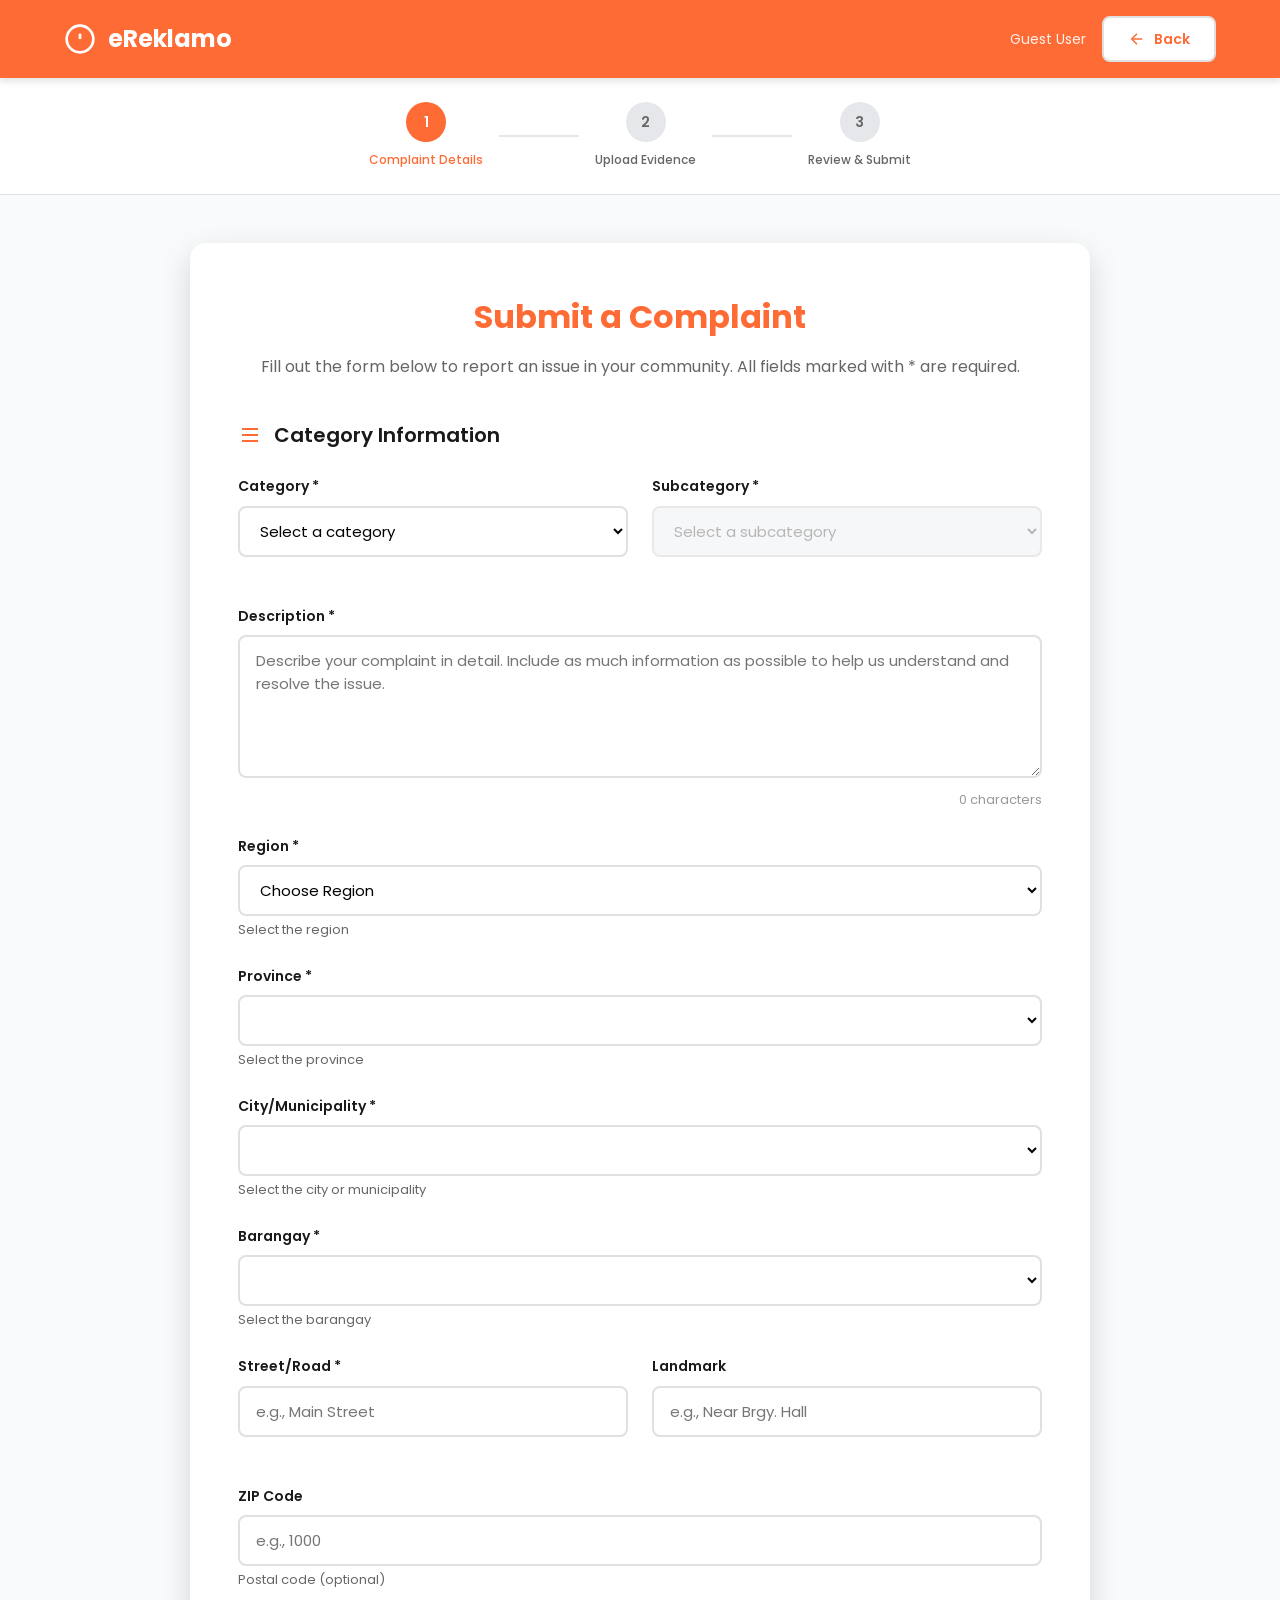
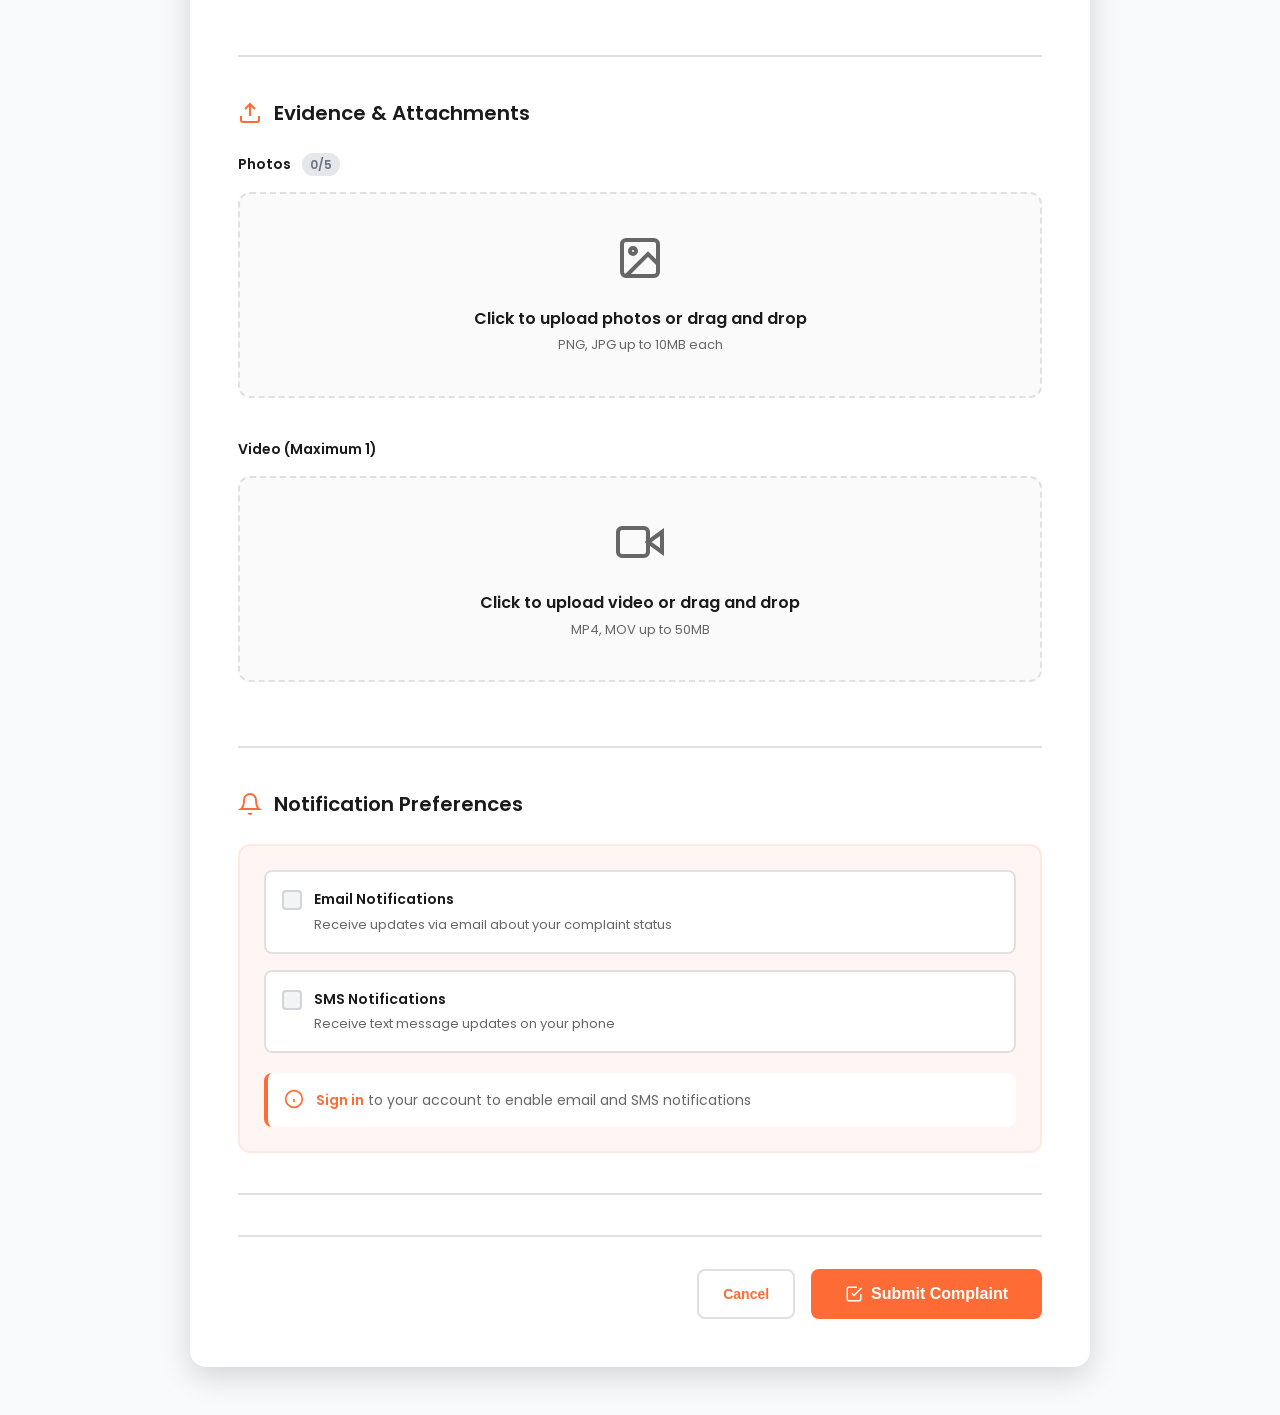
<file: index.html>
<!DOCTYPE html>
<html lang="en">
<head>
    <meta charset="UTF-8">
    <meta name="viewport" content="width=device-width, initial-scale=1.0">
    <!-- JQuery for Address Selector -->
    <script src="https://ajax.googleapis.com/ajax/libs/jquery/3.5.1/jquery.min.js"></script>

    <title>Submit Complaint - eReklamo</title>
    <link rel="stylesheet" href="index.css">
    <link href="https://fonts.googleapis.com/css2?family=Inter:wght@400;500;600;700&display=swap" rel="stylesheet">
</head>
<body>
    <!-- Header -->
    <header class="header">
        <div class="container">
            <div class="header-content">
                <div class="logo">
                    <svg class="logo-icon" viewBox="0 0 24 24" fill="none" stroke="currentColor">
                        <circle cx="12" cy="12" r="10"></circle>
                        <line x1="12" y1="8" x2="12" y2="12"></line>
                        <line x1="12" y1="16" x2="12.01" y2="16"></line>
                    </svg>
                    <h1 class="logo-text">eReklamo</h1>
                </div>
                <div class="header-right">
                    <span class="user-status" id="userStatus">Guest User</span>
                    <a href="landing_page.html" class="btn btn-outline">
                        <svg class="btn-icon" viewBox="0 0 24 24" fill="none" stroke="currentColor">
                            <line x1="19" y1="12" x2="5" y2="12"></line>
                            <polyline points="12 19 5 12 12 5"></polyline>
                        </svg>
                        Back
                    </a>
                </div>
            </div>
        </div>
    </header>

    <!-- Progress Indicator -->
    <div class="progress-container">
        <div class="container">
            <div class="progress-steps">
                <div class="progress-step active">
                    <div class="step-circle">1</div>
                    <span class="step-label">Complaint Details</span>
                </div>
                <div class="progress-line"></div>
                <div class="progress-step">
                    <div class="step-circle">2</div>
                    <span class="step-label">Upload Evidence</span>
                </div>
                <div class="progress-line"></div>
                <div class="progress-step">
                    <div class="step-circle">3</div>
                    <span class="step-label">Review & Submit</span>
                </div>
            </div>
        </div>
    </div>

    <!-- Main Form Section -->
    <main class="main-content">
        <div class="container">
            <div class="form-wrapper">
                <div class="form-header">
                    <h2 class="form-title">Submit a Complaint</h2>
                    <p class="form-description">Fill out the form below to report an issue in your community. All fields marked with * are required.</p>
                </div>

                <form id="complaintForm" class="complaint-form">
                    <!-- Category Section -->
                    <div class="form-section">
                        <h3 class="section-title">
                            <svg class="section-icon" viewBox="0 0 24 24" fill="none" stroke="currentColor">
                                <path d="M4 6h16M4 12h16M4 18h16"></path>
                            </svg>
                            Category Information
                        </h3>

                        <div class="form-row">
                            <div class="form-group">
                                <label for="category">Category *</label>
                                <select id="category" name="category" required>
                                    <option value="">Select a category</option>
                                    <option value="infrastructure">Infrastructure</option>
                                    <option value="environment">Environment</option>
                                    <option value="peace_and_order">Peace and Order</option>
                                    <option value="health_and_sanitation">Health and Sanitation</option>
                                    <option value="public_safety">Public Safety</option>
                                    <option value="traffic_and_transportation">Traffic and Transportation</option>
                                    <option value="others">Others</option>
                                </select>
                            </div>

                            <div class="form-group">
                                <label for="subcategory">Subcategory *</label>
                                <select id="subcategory" name="subcategory" required disabled>
                                    <option value="">Select a subcategory</option>
                                </select>
                            </div>
                        </div>

                        <div class="form-group" id="otherCategoryGroup" style="display: none;">
                            <label for="otherCategory">Please specify your complaint *</label>
                            <input 
                                type="text" 
                                id="otherCategory" 
                                name="otherCategory" 
                                placeholder="Please describe your concern in brief"
                            >
                            <p class="field-hint">This field is required when "Others" category is selected</p>
                        </div>

                        <div class="form-group">
                            <label for="description">Description *</label>
                            <textarea 
                                id="description" 
                                name="description" 
                                rows="5" 
                                placeholder="Describe your complaint in detail. Include as much information as possible to help us understand and resolve the issue."
                                required
                            ></textarea>
                            <div class="char-counter">
                                <span id="charCount">0</span> characters
                            </div>
                        </div>

                        <!-- Dynamic Location Dropdowns - Implement cascading logic with Fetch API -->
                        <div class="form-group">
                            <label for="region">Region *</label>
                            <select id="region" name="region" required></select>
                            <p class="field-hint">Select the region</p>
                        </div>

                        <div class="form-group">
                            <label for="province">Province *</label>
                            <select id="province" name="province" required ></select>
                            <p class="field-hint">Select the province</p>
                        </div>

                        <div class="form-group">
                            <label for="city">City/Municipality *</label>
                            <select id="city" name="city" required ></select>
                            <p class="field-hint">Select the city or municipality</p>
                        </div>

                        <div class="form-group">
                            <label for="barangay">Barangay *</label>
                            <select id="barangay" name="barangay" required ></select>
                            <p class="field-hint">Select the barangay</p>
                        </div>

                        <div class="form-row">
                            <div class="form-group">
                                <label for="street">Street/Road *</label>
                                <input 
                                    type="text" 
                                    id="street" 
                                    name="street" 
                                    placeholder="e.g., Main Street"
                                    required
                                >
                            </div>
                            <div class="form-group">
                                <label for="landmark">Landmark</label>
                                <input 
                                    type="text" 
                                    id="landmark" 
                                    name="landmark" 
                                    placeholder="e.g., Near Brgy. Hall"
                                >
                            </div>
                        </div>

                        <div class="form-group">
                            <label for="zipCode">ZIP Code</label>
                            <input 
                                type="text" 
                                id="zipCode" 
                                name="zipCode" 
                                placeholder="e.g., 1000"
                                maxlength="4"
                            >
                            <p class="field-hint">Postal code (optional)</p>
                        </div>
                    </div>

                    <!-- Script for Address Selector -->
                    <script src="ph-address-selector.js"></script>

                    <!-- Upload Section -->
                    <div class="form-section">
                        <h3 class="section-title">
                            <svg class="section-icon" viewBox="0 0 24 24" fill="none" stroke="currentColor">
                                <path d="M21 15v4a2 2 0 0 1-2 2H5a2 2 0 0 1-2-2v-4"></path>
                                <polyline points="17 8 12 3 7 8"></polyline>
                                <line x1="12" y1="3" x2="12" y2="15"></line>
                            </svg>
                            Evidence & Attachments
                        </h3>

                        <div class="form-group">
                            <div class="upload-header">
                                <label>
                                    Photos 
                                    <span id="photoCount" class="upload-count">0/5</span>
                                </label>
                                <button type="button" id="clearAllPhotos" class="clear-all-btn" onclick="clearAllPhotos()" style="display: none;" title="Remove all photos">
                                    <svg viewBox="0 0 24 24" fill="none" stroke="currentColor" class="clear-icon">
                                        <polyline points="3 6 5 6 21 6"></polyline>
                                        <path d="M19 6v14a2 2 0 0 1-2 2H7a2 2 0 0 1-2-2V6m3 0V4a2 2 0 0 1 2-2h4a2 2 0 0 1 2 2v2"></path>
                                    </svg>
                                    Clear All
                                </button>
                            </div>
                            <div class="upload-area" id="photoUpload">
                                <svg class="upload-icon" viewBox="0 0 24 24" fill="none" stroke="currentColor">
                                    <rect x="3" y="3" width="18" height="18" rx="2" ry="2"></rect>
                                    <circle cx="8.5" cy="8.5" r="1.5"></circle>
                                    <polyline points="21 15 16 10 5 21"></polyline>
                                </svg>
                                <p class="upload-text">Click to upload photos or drag and drop</p>
                                <p class="upload-hint">PNG, JPG up to 10MB each</p>
                                <input type="file" id="photoInput" accept="image/*" multiple hidden>
                            </div>
                            <div id="photoPreview" class="preview-grid"></div>
                            <p class="upload-info" id="photoInfo" style="display: none;">
                                <svg viewBox="0 0 24 24" fill="none" stroke="currentColor" class="info-icon">
                                    <circle cx="12" cy="12" r="10"></circle>
                                    <line x1="12" y1="16" x2="12" y2="12"></line>
                                    <line x1="12" y1="8" x2="12.01" y2="8"></line>
                                </svg>
                                Click the × button on each photo to remove it
                            </p>
                        </div>

                        <div class="form-group">
                            <div class="upload-header">
                                <label>Video (Maximum 1)</label>
                                <button type="button" id="clearAllAttachments" class="clear-all-btn clear-all-attachments" onclick="clearAllAttachments()" style="display: none;" title="Remove all attachments">
                                    <svg viewBox="0 0 24 24" fill="none" stroke="currentColor" class="clear-icon">
                                        <polyline points="3 6 5 6 21 6"></polyline>
                                        <path d="M19 6v14a2 2 0 0 1-2 2H7a2 2 0 0 1-2-2V6m3 0V4a2 2 0 0 1 2-2h4a2 2 0 0 1 2 2v2"></path>
                                    </svg>
                                    Clear All Attachments
                                </button>
                            </div>
                            <div class="upload-area" id="videoUpload">
                                <svg class="upload-icon" viewBox="0 0 24 24" fill="none" stroke="currentColor">
                                    <polygon points="23 7 16 12 23 17 23 7"></polygon>
                                    <rect x="1" y="5" width="15" height="14" rx="2" ry="2"></rect>
                                </svg>
                                <p class="upload-text">Click to upload video or drag and drop</p>
                                <p class="upload-hint">MP4, MOV up to 50MB</p>
                                <input type="file" id="videoInput" accept="video/*" hidden>
                            </div>
                            <div id="videoPreview"></div>
                        </div>
                    </div>

                    <!-- Notification Preferences -->
                    <div class="form-section">
                        <h3 class="section-title">
                            <svg class="section-icon" viewBox="0 0 24 24" fill="none" stroke="currentColor">
                                <path d="M18 8A6 6 0 0 0 6 8c0 7-3 9-3 9h18s-3-2-3-9"></path>
                                <path d="M13.73 21a2 2 0 0 1-3.46 0"></path>
                            </svg>
                            Notification Preferences
                        </h3>

                        <div class="notification-card" id="notificationSection">
                            <div class="checkbox-group">
                                <label class="checkbox-label">
                                    <input type="checkbox" id="emailUpdates" name="emailUpdates" disabled>
                                    <span class="checkbox-custom"></span>
                                    <span class="checkbox-text">
                                        <strong>Email Notifications</strong>
                                        <small>Receive updates via email about your complaint status</small>
                                    </span>
                                </label>

                                <label class="checkbox-label">
                                    <input type="checkbox" id="smsUpdates" name="smsUpdates" disabled>
                                    <span class="checkbox-custom"></span>
                                    <span class="checkbox-text">
                                        <strong>SMS Notifications</strong>
                                        <small>Receive text message updates on your phone</small>
                                    </span>
                                </label>
                            </div>

                            <div class="notification-notice">
                                <svg class="notice-icon" viewBox="0 0 24 24" fill="none" stroke="currentColor">
                                    <circle cx="12" cy="12" r="10"></circle>
                                    <line x1="12" y1="16" x2="12" y2="12"></line>
                                    <line x1="12" y1="8" x2="12.01" y2="8"></line>
                                </svg>
                                <p>
                                    <a href="sign_in.html" class="link">Sign in</a> to your account to enable email and SMS notifications
                                </p>
                            </div>
                        </div>
                    </div>

                    <!-- Submit Button -->
                    <div class="form-actions">
                        <button type="button" class="btn btn-outline" onclick="window.location.href='landing_page.html'">
                            Cancel
                        </button>
                        <button type="submit" class="btn btn-primary btn-large" onclick="window.location.href='tracking_page.html'">
                            <svg class="btn-icon" viewBox="0 0 24 24" fill="none" stroke="currentColor">
                                <polyline points="9 11 12 14 22 4"></polyline>
                                <path d="M21 12v7a2 2 0 0 1-2 2H5a2 2 0 0 1-2-2V5a2 2 0 0 1 2-2h11"></path>
                            </svg>
                            Submit Complaint
                        </button>
                    </div>
                </form>
            </div>
        </div>
    </main>

    <script src="index.js"></script>
</body>
</html>
</file>
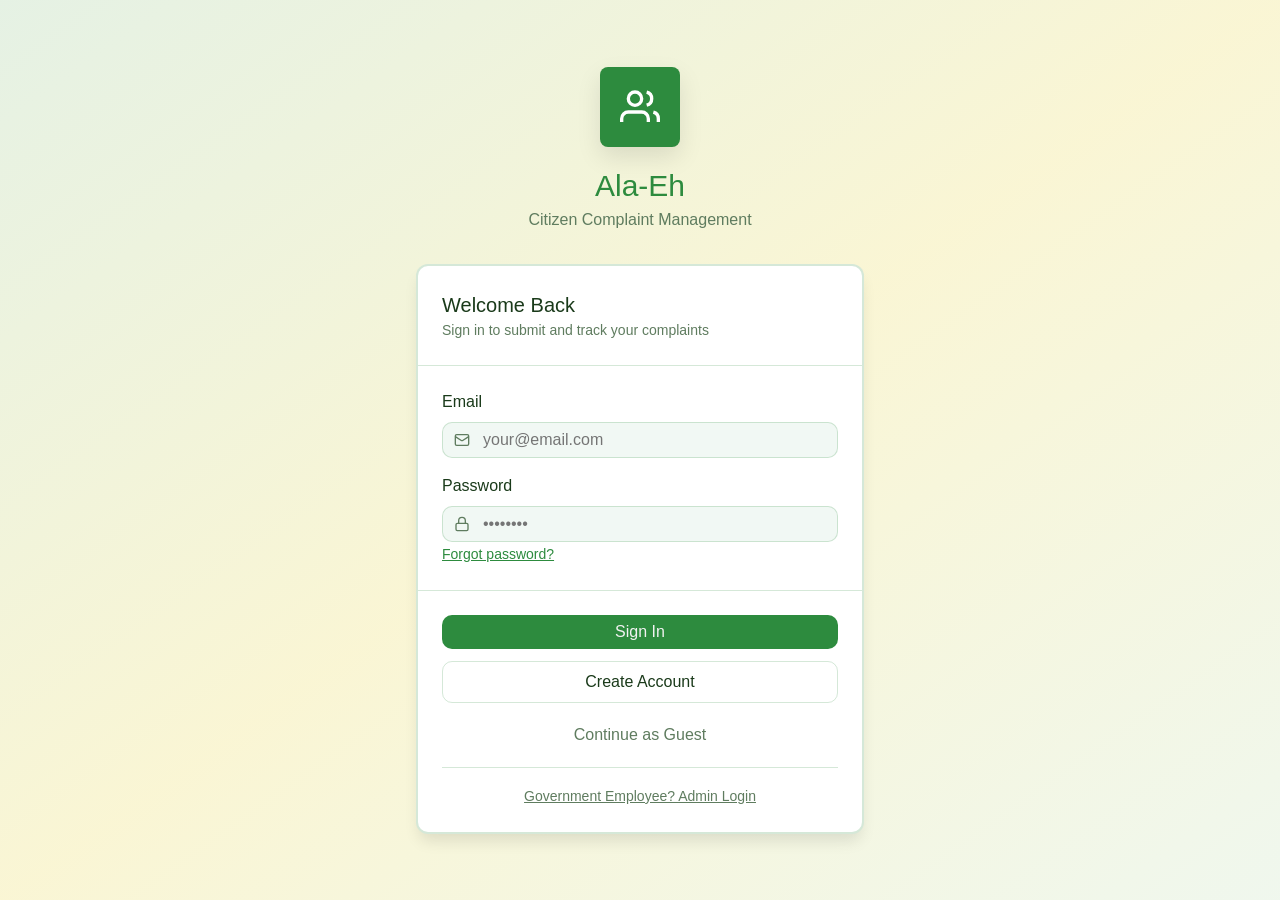
<file: archive/index.html>
<!DOCTYPE html>
<html lang="en">
<head>
    <meta charset="UTF-8">
    <meta name="viewport" content="width=device-width, initial-scale=1.0">
    <title>Ala-Eh - Resident Login</title>
    <link rel="stylesheet" href="styles.css">
</head>
<body>
    <div class="min-h-screen bg-gradient flex items-center justify-center" style="padding: 1rem;">
        <div style="width: 100%; max-width: 28rem;">
            <!-- Logo and Title -->
            <div class="text-center mb-8">
                <div class="logo" style="width: 5rem; height: 5rem; display: inline-flex; margin-bottom: 1rem; box-shadow: 0 10px 25px rgba(0,0,0,0.1);">
                    <svg width="40" height="40" viewBox="0 0 24 24" fill="none" stroke="currentColor" stroke-width="2">
                        <path d="M17 21v-2a4 4 0 0 0-4-4H5a4 4 0 0 0-4 4v2"></path>
                        <circle cx="9" cy="7" r="4"></circle>
                        <path d="M23 21v-2a4 4 0 0 0-3-3.87"></path>
                        <path d="M16 3.13a4 4 0 0 1 0 7.75"></path>
                    </svg>
                </div>
                <h1 style="color: var(--primary);">Ala-Eh</h1>
                <p class="text-muted">Citizen Complaint Management</p>
            </div>

            <!-- Login Card -->
            <div class="card">
                <div class="card-header">
                    <div class="card-title">Welcome Back</div>
                    <div class="card-description">Sign in to submit and track your complaints</div>
                </div>
                <!-- <form action="resident-dashboard.html" method="post"> -->
                    <div class="card-content space-y-4">
                        <div class="space-y-2">
                            <label class="label" for="email">Email</label>
                            <div class="input-icon">
                                <svg width="16" height="16" viewBox="0 0 24 24" fill="none" stroke="currentColor" stroke-width="2">
                                    <rect x="2" y="4" width="20" height="16" rx="2"></rect>
                                    <path d="m22 7-8.97 5.7a1.94 1.94 0 0 1-2.06 0L2 7"></path>
                                </svg>
                                <input class="input" id="email" type="email" name="email" placeholder="your@email.com" required>
                            </div>
                        </div>
                        <div class="space-y-2">
                            <label class="label" for="password">Password</label>
                            <div class="input-icon">
                                <svg width="16" height="16" viewBox="0 0 24 24" fill="none" stroke="currentColor" stroke-width="2">
                                    <rect x="3" y="11" width="18" height="11" rx="2" ry="2"></rect>
                                    <path d="M7 11V7a5 5 0 0 1 10 0v4"></path>
                                </svg>
                                <input class="input" id="password" type="password" name="password" placeholder="••••••••" required>
                            </div>
                        </div>
                        <a href="#" class="text-sm text-primary" style="text-decoration: underline;">Forgot password?</a>
                    </div>
                    <div class="card-footer space-y-3">
                        <button type="submit" class="btn btn-primary btn-full"><a href="resident-dashboard.html" class="links-white">Sign In</a></button>
                        <a href="account-creation.html" class="btn btn-outline btn-full">Create Account</a>
                        <a href="resident-dashboard.html?guest=true" class="btn btn-ghost btn-full text-muted">Continue as Guest</a>
                        <div style="padding-top: 1rem; border-top: 1px solid var(--border); text-align: center;">
                            <a href="admin-login.html" class="text-sm text-muted">
                                Government Employee? <span style="text-decoration: underline;">Admin Login</span>
                            </a>
                        </div>
                    </div>
                <!-- </form> -->
            </div>
        </div>
    </div>
</body>
</html>
</file>
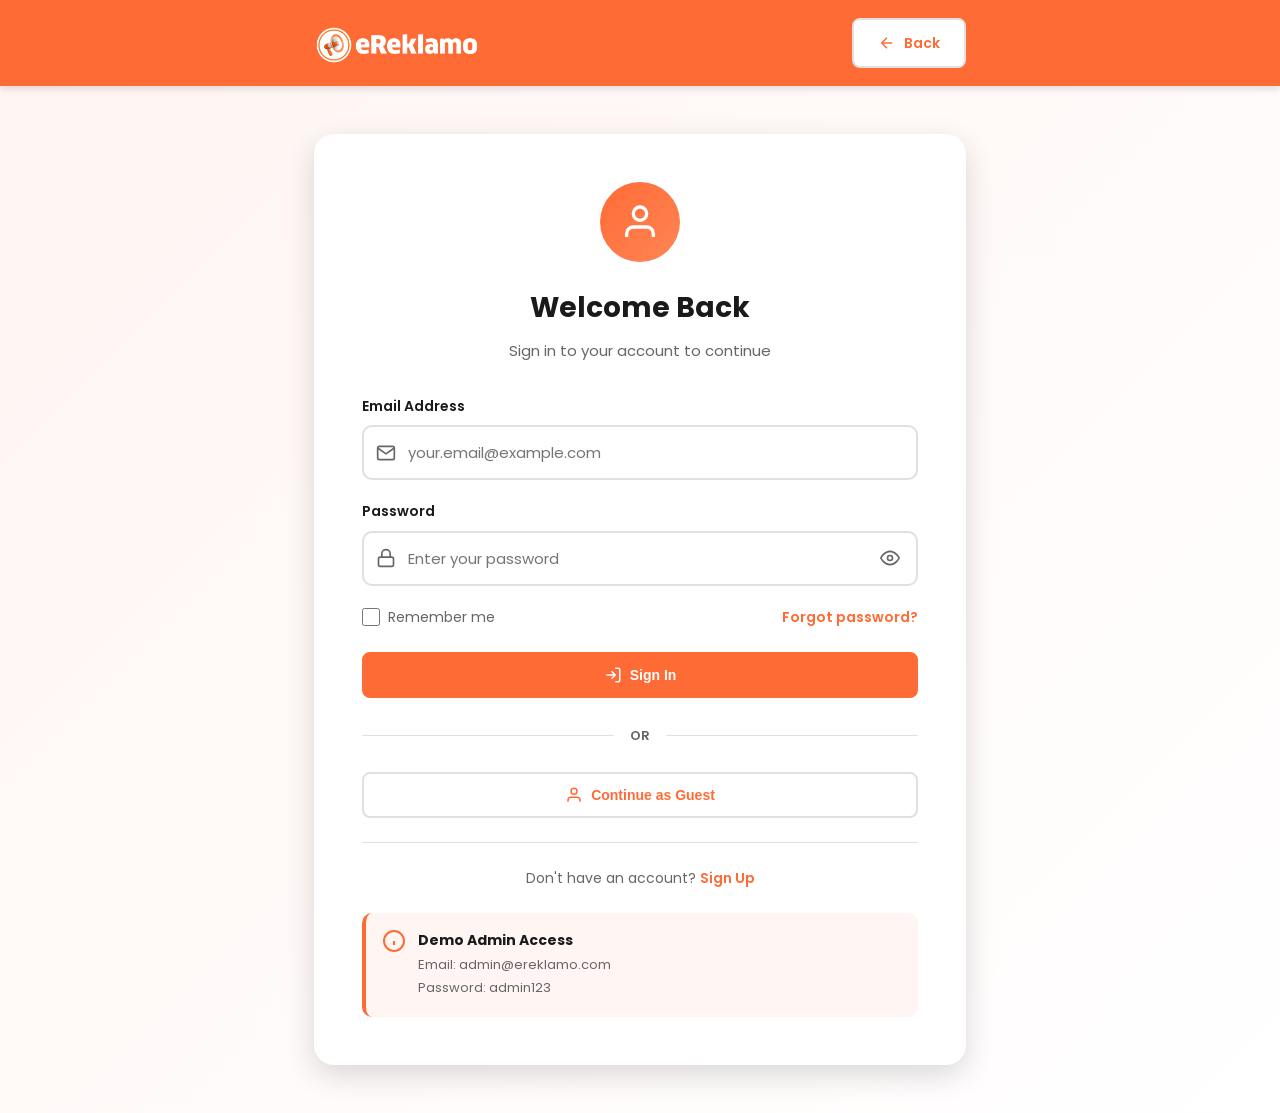
<file: sign_in.html>
<!DOCTYPE html>
<html lang="en">
<head>
    <meta charset="UTF-8">
    <meta name="viewport" content="width=device-width, initial-scale=1.0">
    <title>Sign In - eReklamo</title>
    <link rel="stylesheet" href="sign_in.css">
    <link rel="icon" type="image/png" href="logos/eReklamo_Icon.png">
    <link href="https://fonts.googleapis.com/css2?family=Inter:wght@400;500;600;700&display=swap" rel="stylesheet">
</head>
<body>
    <!-- Header -->
    <header class="header">
        <div class="container">
            <div class="header-content">
                <div class="logo">
                    <img class="ereklamo-logo" src="logos/eReklamo_White.png" />
                </div>
                <a href="landing_page.html" class="btn btn-outline">
                    <svg class="btn-icon" viewBox="0 0 24 24" fill="none" stroke="currentColor">
                        <line x1="19" y1="12" x2="5" y2="12"></line>
                        <polyline points="12 19 5 12 12 5"></polyline>
                    </svg>
                    Back
                </a>
            </div>
        </div>
    </header>

    <!-- Main Content -->
    <main class="main-content">
        <div class="container">
            <div class="auth-wrapper">
                <div class="auth-card">
                    <div class="auth-header">
                        <div class="auth-icon">
                            <svg viewBox="0 0 24 24" fill="none" stroke="currentColor">
                                <path d="M20 21v-2a4 4 0 0 0-4-4H8a4 4 0 0 0-4 4v2"></path>
                                <circle cx="12" cy="7" r="4"></circle>
                            </svg>
                        </div>
                        <h2 class="auth-title">Welcome Back</h2>
                        <p class="auth-description">Sign in to your account to continue</p>
                    </div>

                    <form id="signInForm" class="auth-form">
                        <div class="form-group">
                            <label for="email">Email Address</label>
                            <div class="input-wrapper">
                                <svg class="input-icon" viewBox="0 0 24 24" fill="none" stroke="currentColor">
                                    <path d="M4 4h16c1.1 0 2 .9 2 2v12c0 1.1-.9 2-2 2H4c-1.1 0-2-.9-2-2V6c0-1.1.9-2 2-2z"></path>
                                    <polyline points="22,6 12,13 2,6"></polyline>
                                </svg>
                                <input 
                                    type="email" 
                                    id="email" 
                                    name="email" 
                                    placeholder="your.email@example.com"
                                    required
                                >
                            </div>
                        </div>

                        <div class="form-group">
                            <label for="password">Password</label>
                            <div class="input-wrapper">
                                <svg class="input-icon" viewBox="0 0 24 24" fill="none" stroke="currentColor">
                                    <rect x="3" y="11" width="18" height="11" rx="2" ry="2"></rect>
                                    <path d="M7 11V7a5 5 0 0 1 10 0v4"></path>
                                </svg>
                                <input 
                                    type="password" 
                                    id="password" 
                                    name="password" 
                                    placeholder="Enter your password"
                                    required
                                >
                                <button type="button" class="password-toggle" onclick="togglePassword()">
                                    <svg id="eyeIcon" viewBox="0 0 24 24" fill="none" stroke="currentColor">
                                        <path d="M1 12s4-8 11-8 11 8 11 8-4 8-11 8-11-8-11-8z"></path>
                                        <circle cx="12" cy="12" r="3"></circle>
                                    </svg>
                                </button>
                            </div>
                        </div>

                        <div class="form-options">
                            <label class="remember-me">
                                <input type="checkbox" id="remember">
                                <span>Remember me</span>
                            </label>
                            <a href="#" class="forgot-password">Forgot password?</a>
                        </div>

                        <button type="submit" class="btn btn-primary btn-full">
                            <svg class="btn-icon" viewBox="0 0 24 24" fill="none" stroke="currentColor">
                                <path d="M15 3h4a2 2 0 0 1 2 2v14a2 2 0 0 1-2 2h-4"></path>
                                <polyline points="10 17 15 12 10 7"></polyline>
                                <line x1="15" y1="12" x2="3" y2="12"></line>
                            </svg>
                            Sign In
                        </button>
                    </form>

                    <div class="auth-divider">
                        <span>OR</span>
                    </div>

                    <button type="button" class="btn btn-outline btn-full" onclick="window.location.href='index.html'">
                        <svg class="btn-icon" viewBox="0 0 24 24" fill="none" stroke="currentColor">
                            <path d="M20 21v-2a4 4 0 0 0-4-4H8a4 4 0 0 0-4 4v2"></path>
                            <circle cx="12" cy="7" r="4"></circle>
                        </svg>
                        Continue as Guest
                    </button>

                    <div class="auth-footer">
                        <p>Don't have an account? <a href="sign_up.html">Sign Up</a></p>
                    </div>

                    <div class="demo-credentials">
                        <svg class="demo-icon" viewBox="0 0 24 24" fill="none" stroke="currentColor">
                            <circle cx="12" cy="12" r="10"></circle>
                            <line x1="12" y1="16" x2="12" y2="12"></line>
                            <line x1="12" y1="8" x2="12.01" y2="8"></line>
                        </svg>
                        <div>
                            <strong>Demo Admin Access</strong>
                            <p>Email: admin@ereklamo.com</p>
                            <p>Password: admin123</p>
                        </div>
                    </div>
                </div>
            </div>
        </div>
    </main>

    <script src="sign_in.js"></script>
</body>
</html>
</file>
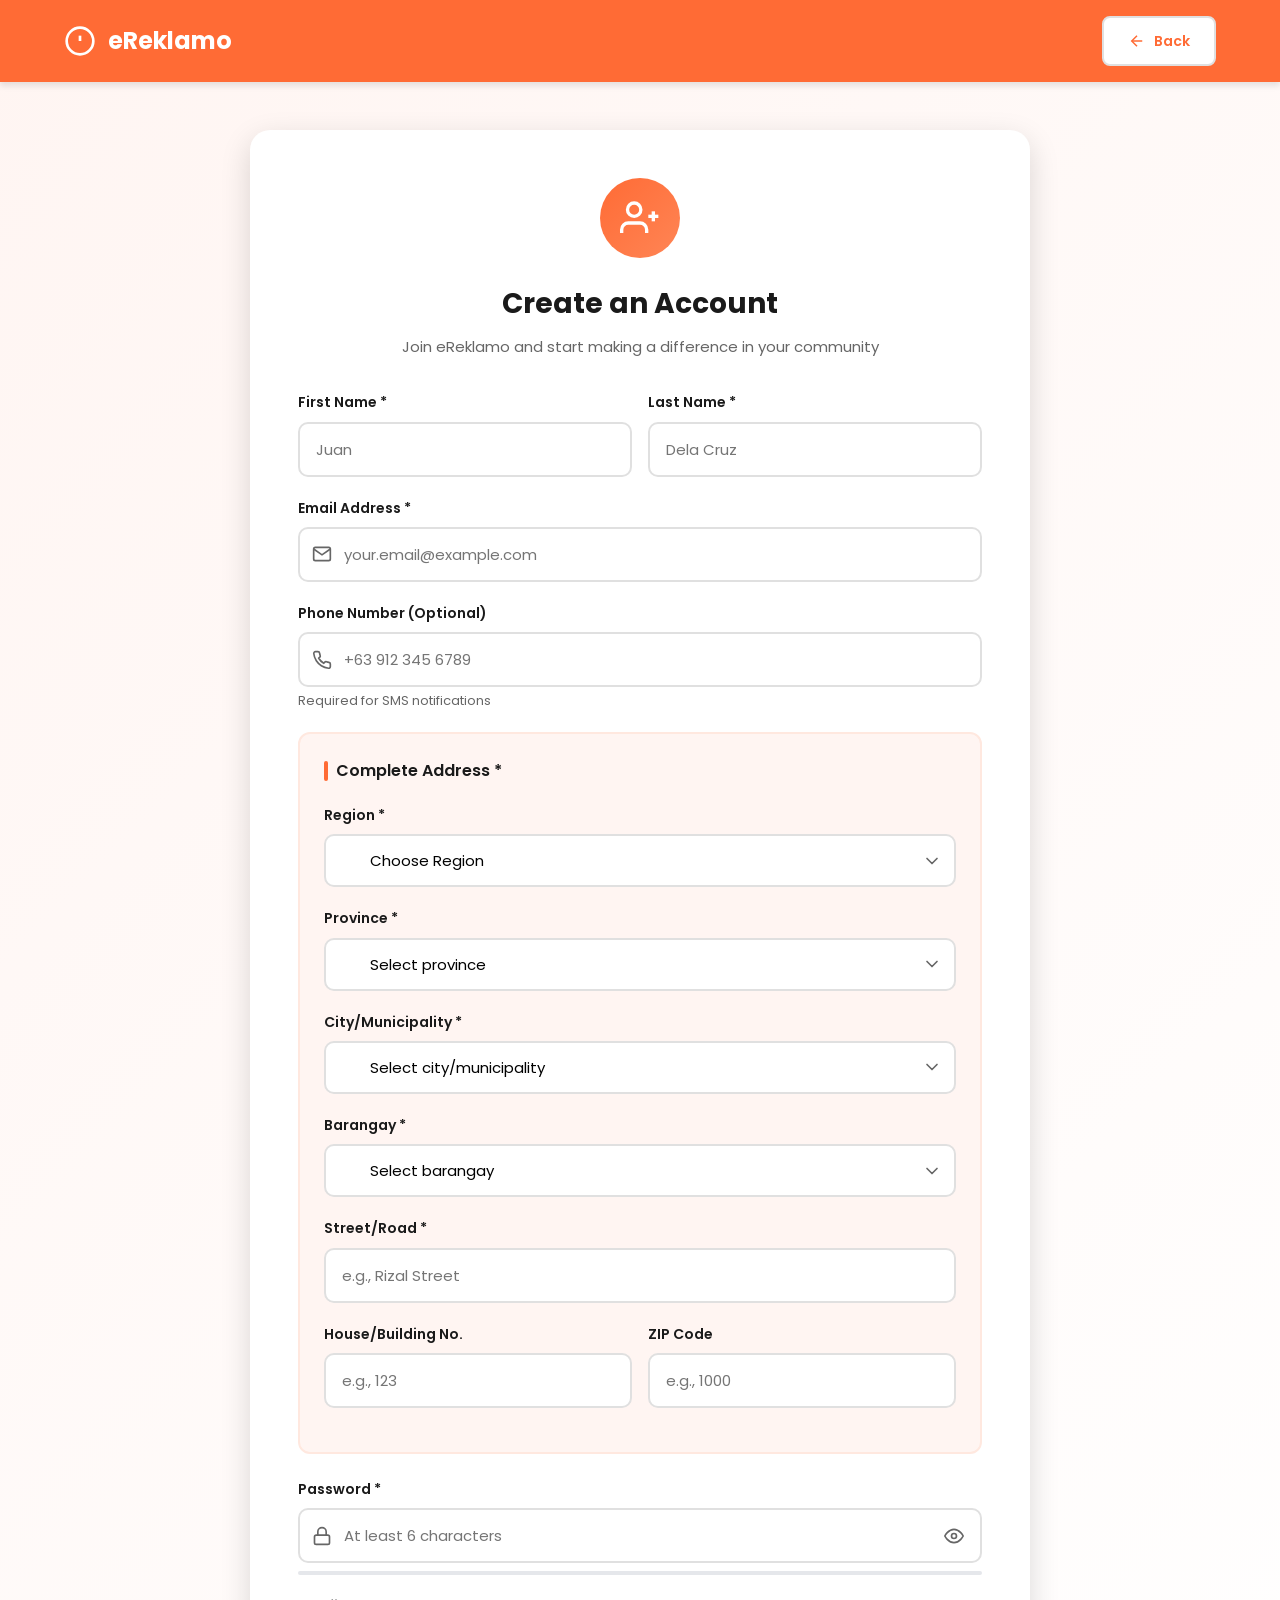
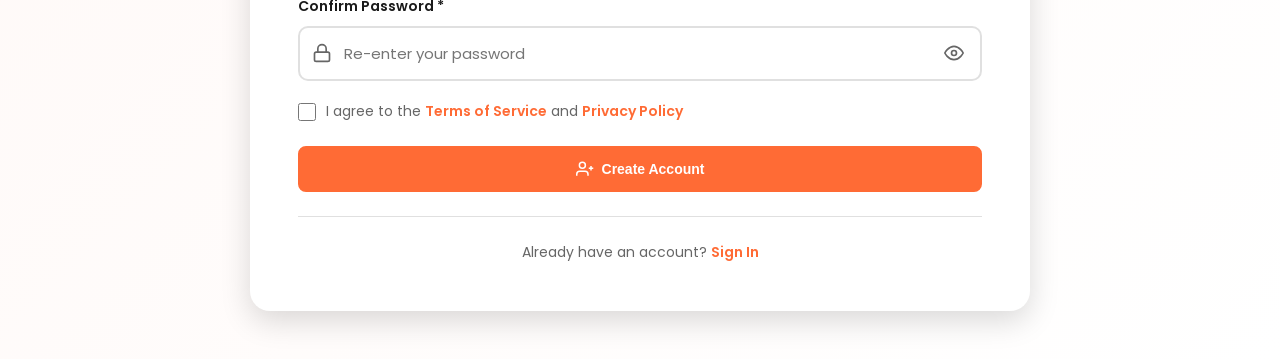
<file: sign_up.html>
<!DOCTYPE html>
<html lang="en">
<head>
    <meta charset="UTF-8">
    <meta name="viewport" content="width=device-width, initial-scale=1.0">
    <title>Sign Up - eReklamo</title>
    <link rel="stylesheet" href="sign_up.css">
    <link href="https://fonts.googleapis.com/css2?family=Inter:wght@400;500;600;700&display=swap" rel="stylesheet">
</head>
<body>
    <!-- Header -->
    <header class="header">
        <div class="container">
            <div class="header-content">
                <div class="logo">
                    <svg class="logo-icon" viewBox="0 0 24 24" fill="none" stroke="currentColor">
                        <circle cx="12" cy="12" r="10"></circle>
                        <line x1="12" y1="8" x2="12" y2="12"></line>
                        <line x1="12" y1="16" x2="12.01" y2="16"></line>
                    </svg>
                    <h1 class="logo-text">eReklamo</h1>
                </div>
                <a href="landing_page.html" class="btn btn-outline">
                    <svg class="btn-icon" viewBox="0 0 24 24" fill="none" stroke="currentColor">
                        <line x1="19" y1="12" x2="5" y2="12"></line>
                        <polyline points="12 19 5 12 12 5"></polyline>
                    </svg>
                    Back
                </a>
            </div>
        </div>
    </header>

    <!-- Main Content -->
    <main class="main-content">
        <div class="container">
            <div class="auth-wrapper">
                <div class="auth-card">
                    <div class="auth-header">
                        <div class="auth-icon">
                            <svg viewBox="0 0 24 24" fill="none" stroke="currentColor">
                                <path d="M16 21v-2a4 4 0 0 0-4-4H5a4 4 0 0 0-4 4v2"></path>
                                <circle cx="8.5" cy="7" r="4"></circle>
                                <line x1="20" y1="8" x2="20" y2="14"></line>
                                <line x1="23" y1="11" x2="17" y2="11"></line>
                            </svg>
                        </div>
                        <h2 class="auth-title">Create an Account</h2>
                        <p class="auth-description">Join eReklamo and start making a difference in your community</p>
                    </div>

                    <form id="signUpForm" class="auth-form">
                        <div class="form-row">
                            <div class="form-group">
                                <label for="firstName">First Name *</label>
                                <input 
                                    type="text" 
                                    id="firstName" 
                                    name="firstName" 
                                    placeholder="Juan"
                                    required
                                >
                            </div>

                            <div class="form-group">
                                <label for="lastName">Last Name *</label>
                                <input 
                                    type="text" 
                                    id="lastName" 
                                    name="lastName" 
                                    placeholder="Dela Cruz"
                                    required
                                >
                            </div>
                        </div>

                        <div class="form-group">
                            <label for="email">Email Address *</label>
                            <div class="input-wrapper">
                                <svg class="input-icon" viewBox="0 0 24 24" fill="none" stroke="currentColor">
                                    <path d="M4 4h16c1.1 0 2 .9 2 2v12c0 1.1-.9 2-2 2H4c-1.1 0-2-.9-2-2V6c0-1.1.9-2 2-2z"></path>
                                    <polyline points="22,6 12,13 2,6"></polyline>
                                </svg>
                                <input 
                                    type="email" 
                                    id="email" 
                                    name="email" 
                                    placeholder="your.email@example.com"
                                    required
                                >
                            </div>
                        </div>

                        <div class="form-group">
                            <label for="phone">Phone Number (Optional)</label>
                            <div class="input-wrapper">
                                <svg class="input-icon" viewBox="0 0 24 24" fill="none" stroke="currentColor">
                                    <path d="M22 16.92v3a2 2 0 0 1-2.18 2 19.79 19.79 0 0 1-8.63-3.07 19.5 19.5 0 0 1-6-6 19.79 19.79 0 0 1-3.07-8.67A2 2 0 0 1 4.11 2h3a2 2 0 0 1 2 1.72 12.84 12.84 0 0 0 .7 2.81 2 2 0 0 1-.45 2.11L8.09 9.91a16 16 0 0 0 6 6l1.27-1.27a2 2 0 0 1 2.11-.45 12.84 12.84 0 0 0 2.81.7A2 2 0 0 1 22 16.92z"></path>
                                </svg>
                                <input 
                                    type="tel" 
                                    id="phone" 
                                    name="phone" 
                                    placeholder="+63 912 345 6789"
                                >
                            </div>
                            <p class="field-hint">Required for SMS notifications</p>
                        </div>

                        <div class="address-section">
                            <h3 class="section-title">Complete Address *</h3>
                            
                            <div class="form-group">
                                <label for="region">Region *</label>
                                <select type="text" id="region" name="region" required></select>
                            </div>

                            <div class="form-group">
                                <label for="province">Province *</label>
                                <select id="province" name="province" required>
                                    <option value="">Select province</option>
                                </select>
                            </div>

                            <div class="form-group">
                                <label for="city">City/Municipality *</label>
                                <select id="city" name="city" required >
                                    <option value="">Select city/municipality</option>
                                </select>
                            </div>

                            <div class="form-group">
                                <label for="barangay">Barangay *</label>
                                <select id="barangay" name="barangay" required >
                                    <option value="">Select barangay</option>
                                </select>
                            </div>

                            <div class="form-group">
                                <label for="street">Street/Road *</label>
                                <input 
                                    type="text" 
                                    id="street" 
                                    name="street" 
                                    placeholder="e.g., Rizal Street"
                                    required
                                >
                            </div>

                            <div class="form-row">
                                <div class="form-group">
                                    <label for="houseNumber">House/Building No.</label>
                                    <input 
                                        type="text" 
                                        id="houseNumber" 
                                        name="houseNumber" 
                                        placeholder="e.g., 123"
                                    >
                                </div>

                                <div class="form-group">
                                    <label for="zipCode">ZIP Code</label>
                                    <input 
                                        type="text" 
                                        id="zipCode" 
                                        name="zipCode" 
                                        placeholder="e.g., 1000"
                                        maxlength="4"
                                        pattern="[0-9]{4}"
                                    >
                                </div>
                            </div>
                        </div>

                        <div class="form-group">
                            <label for="password">Password *</label>
                            <div class="input-wrapper">
                                <svg class="input-icon" viewBox="0 0 24 24" fill="none" stroke="currentColor">
                                    <rect x="3" y="11" width="18" height="11" rx="2" ry="2"></rect>
                                    <path d="M7 11V7a5 5 0 0 1 10 0v4"></path>
                                </svg>
                                <input 
                                    type="password" 
                                    id="password" 
                                    name="password" 
                                    placeholder="At least 6 characters"
                                    required
                                >
                                <button type="button" class="password-toggle" onclick="togglePassword('password', 'eyeIcon1')">
                                    <svg id="eyeIcon1" viewBox="0 0 24 24" fill="none" stroke="currentColor">
                                        <path d="M1 12s4-8 11-8 11 8 11 8-4 8-11 8-11-8-11-8z"></path>
                                        <circle cx="12" cy="12" r="3"></circle>
                                    </svg>
                                </button>
                            </div>
                            <div class="password-strength" id="passwordStrength"></div>
                        </div>

                        <div class="form-group">
                            <label for="confirmPassword">Confirm Password *</label>
                            <div class="input-wrapper">
                                <svg class="input-icon" viewBox="0 0 24 24" fill="none" stroke="currentColor">
                                    <rect x="3" y="11" width="18" height="11" rx="2" ry="2"></rect>
                                    <path d="M7 11V7a5 5 0 0 1 10 0v4"></path>
                                </svg>
                                <input 
                                    type="password" 
                                    id="confirmPassword" 
                                    name="confirmPassword" 
                                    placeholder="Re-enter your password"
                                    required
                                >
                                <button type="button" class="password-toggle" onclick="togglePassword('confirmPassword', 'eyeIcon2')">
                                    <svg id="eyeIcon2" viewBox="0 0 24 24" fill="none" stroke="currentColor">
                                        <path d="M1 12s4-8 11-8 11 8 11 8-4 8-11 8-11-8-11-8z"></path>
                                        <circle cx="12" cy="12" r="3"></circle>
                                    </svg>
                                </button>
                            </div>
                        </div>

                        <div class="checkbox-wrapper">
                            <label class="checkbox-label">
                                <input type="checkbox" id="terms" required>
                                <span class="checkbox-text">I agree to the <a href="#">Terms of Service</a> and <a href="#">Privacy Policy</a></span>
                            </label>
                        </div>

                        <button type="submit" class="btn btn-primary btn-full">
                            <svg class="btn-icon" viewBox="0 0 24 24" fill="none" stroke="currentColor">
                                <path d="M16 21v-2a4 4 0 0 0-4-4H5a4 4 0 0 0-4 4v2"></path>
                                <circle cx="8.5" cy="7" r="4"></circle>
                                <line x1="20" y1="8" x2="20" y2="14"></line>
                                <line x1="23" y1="11" x2="17" y2="11"></line>
                            </svg>
                            Create Account
                        </button>
                    </form>

                    <div class="auth-footer">
                        <p>Already have an account? <a href="sign_in.html">Sign In</a></p>
                    </div>
                </div>
            </div>
        </div>
    </main>

    <!-- JQuery for Address Selector -->
    <script src="https://ajax.googleapis.com/ajax/libs/jquery/3.5.1/jquery.min.js"></script>
    
    <!-- Script for Address Selector -->
    <script src="ph-address-selector.js"></script>
    
    <script src="sign_up.js"></script>
</body>
</html>
</file>
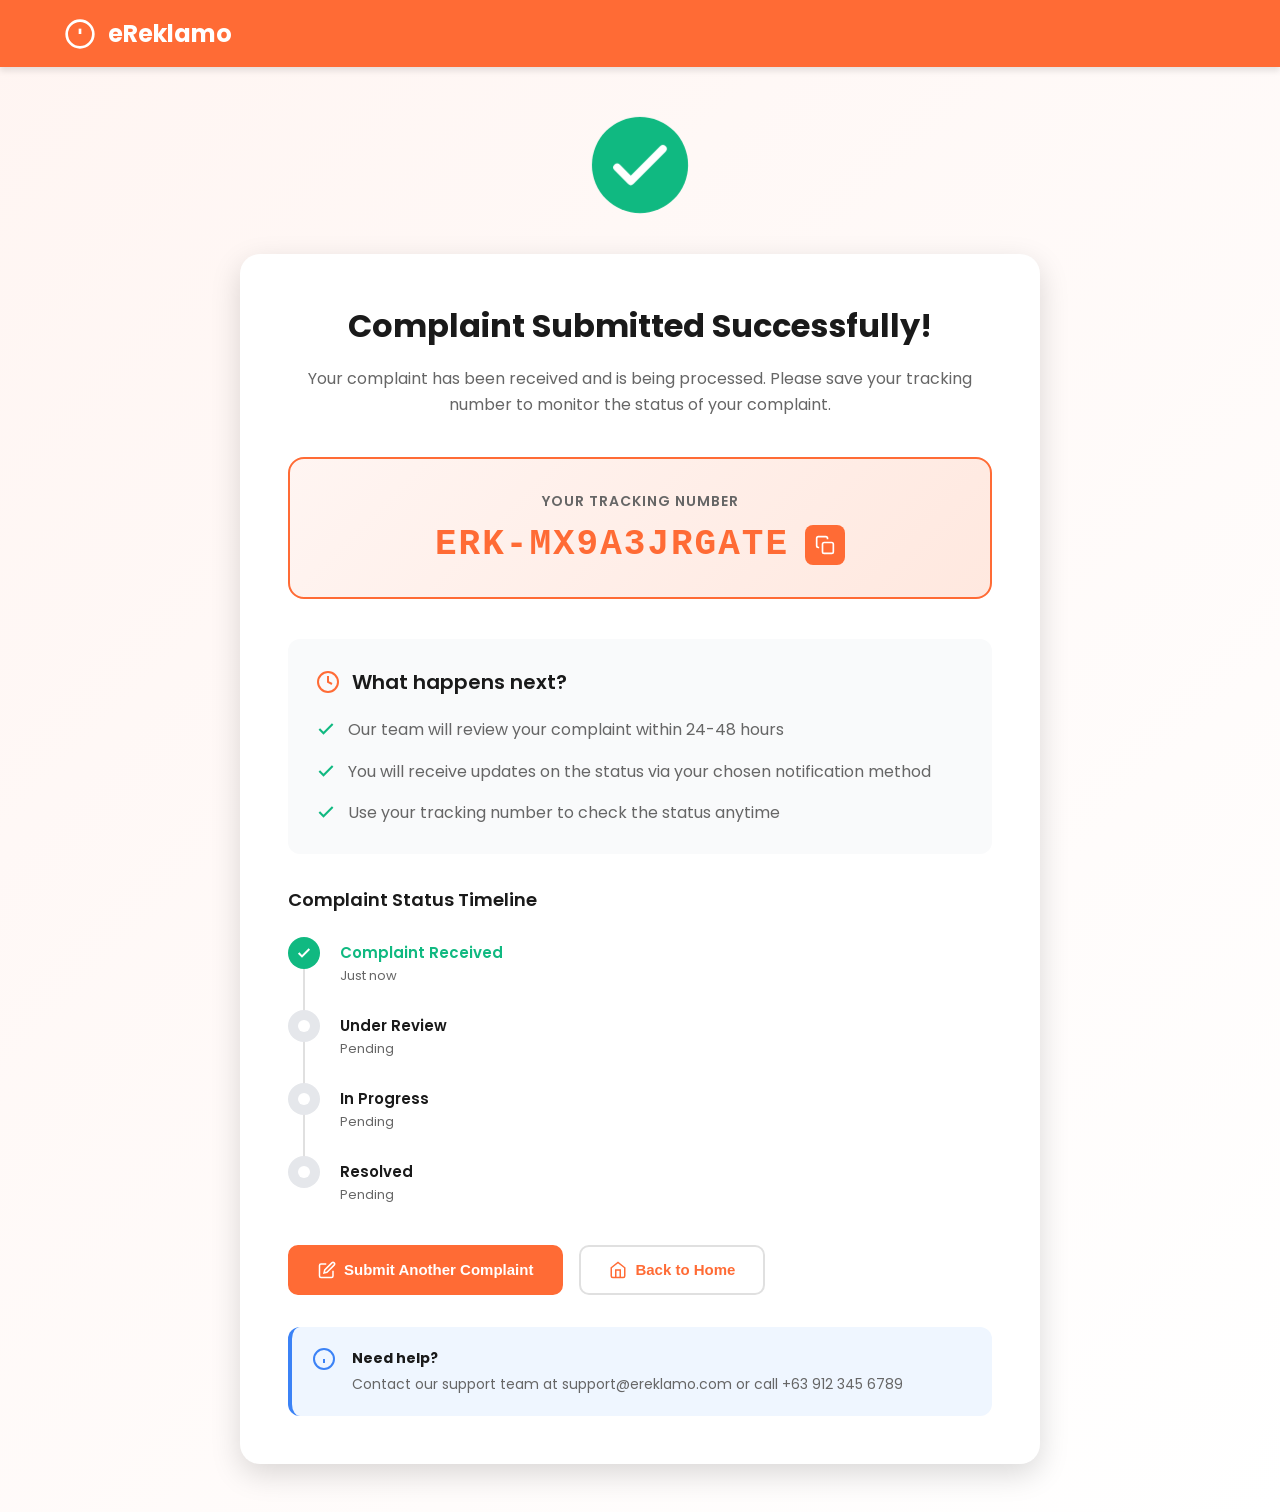
<file: tracking_page.html>
<!DOCTYPE html>
<html lang="en">
<head>
    <meta charset="UTF-8">
    <meta name="viewport" content="width=device-width, initial-scale=1.0">
    <title>Complaint Submitted - eReklamo</title>
    <link rel="stylesheet" href="tracking_page.css">
    <link href="https://fonts.googleapis.com/css2?family=Inter:wght@400;500;600;700&display=swap" rel="stylesheet">
</head>
<body>
    <!-- Header -->
    <header class="header">
        <div class="container">
            <div class="header-content">
                <div class="logo">
                    <svg class="logo-icon" viewBox="0 0 24 24" fill="none" stroke="currentColor">
                        <circle cx="12" cy="12" r="10"></circle>
                        <line x1="12" y1="8" x2="12" y2="12"></line>
                        <line x1="12" y1="16" x2="12.01" y2="16"></line>
                    </svg>
                    <h1 class="logo-text">eReklamo</h1>
                </div>
            </div>
        </div>
    </header>

    <!-- Main Content -->
    <main class="main-content">
        <div class="container">
            <div class="success-wrapper">
                <!-- Success Animation -->
                <div class="success-animation">
                    <div class="checkmark-circle">
                        <svg class="checkmark" viewBox="0 0 52 52">
                            <circle class="checkmark-circle-bg" cx="26" cy="26" r="25" fill="none"/>
                            <path class="checkmark-check" fill="none" d="M14.1 27.2l7.1 7.2 16.7-16.8"/>
                        </svg>
                    </div>
                </div>

                <div class="success-card">
                    <h2 class="success-title">Complaint Submitted Successfully!</h2>
                    <p class="success-description">
                        Your complaint has been received and is being processed. 
                        Please save your tracking number to monitor the status of your complaint.
                    </p>

                    <!-- Tracking Number Display -->
                    <div class="tracking-container">
                        <p class="tracking-label">Your Tracking Number</p>
                        <div class="tracking-number-box">
                            <span class="tracking-number" id="trackingNumber">Loading...</span>
                            <button class="copy-button" onclick="copyTrackingNumber()" title="Copy to clipboard">
                                <svg id="copyIcon" viewBox="0 0 24 24" fill="none" stroke="currentColor">
                                    <rect x="9" y="9" width="13" height="13" rx="2" ry="2"></rect>
                                    <path d="M5 15H4a2 2 0 0 1-2-2V4a2 2 0 0 1 2-2h9a2 2 0 0 1 2 2v1"></path>
                                </svg>
                            </button>
                        </div>
                    </div>

                    <!-- Next Steps -->
                    <div class="next-steps">
                        <h3 class="next-steps-title">
                            <svg class="title-icon" viewBox="0 0 24 24" fill="none" stroke="currentColor">
                                <circle cx="12" cy="12" r="10"></circle>
                                <polyline points="12 6 12 12 16 14"></polyline>
                            </svg>
                            What happens next?
                        </h3>
                        <ul class="steps-list">
                            <li>
                                <svg class="step-icon" viewBox="0 0 24 24" fill="none" stroke="currentColor">
                                    <polyline points="20 6 9 17 4 12"></polyline>
                                </svg>
                                <span>Our team will review your complaint within 24-48 hours</span>
                            </li>
                            <li>
                                <svg class="step-icon" viewBox="0 0 24 24" fill="none" stroke="currentColor">
                                    <polyline points="20 6 9 17 4 12"></polyline>
                                </svg>
                                <span>You will receive updates on the status via your chosen notification method</span>
                            </li>
                            <li>
                                <svg class="step-icon" viewBox="0 0 24 24" fill="none" stroke="currentColor">
                                    <polyline points="20 6 9 17 4 12"></polyline>
                                </svg>
                                <span>Use your tracking number to check the status anytime</span>
                            </li>
                        </ul>
                    </div>

                    <!-- Status Timeline Preview -->
                    <div class="timeline-preview">
                        <h3 class="timeline-title">Complaint Status Timeline</h3>
                        <div class="timeline">
                            <div class="timeline-item active">
                                <div class="timeline-marker">
                                    <svg viewBox="0 0 24 24" fill="none" stroke="currentColor">
                                        <polyline points="20 6 9 17 4 12"></polyline>
                                    </svg>
                                </div>
                                <div class="timeline-content">
                                    <strong>Complaint Received</strong>
                                    <span>Just now</span>
                                </div>
                            </div>
                            <div class="timeline-item">
                                <div class="timeline-marker">
                                    <div class="marker-dot"></div>
                                </div>
                                <div class="timeline-content">
                                    <strong>Under Review</strong>
                                    <span>Pending</span>
                                </div>
                            </div>
                            <div class="timeline-item">
                                <div class="timeline-marker">
                                    <div class="marker-dot"></div>
                                </div>
                                <div class="timeline-content">
                                    <strong>In Progress</strong>
                                    <span>Pending</span>
                                </div>
                            </div>
                            <div class="timeline-item">
                                <div class="timeline-marker">
                                    <div class="marker-dot"></div>
                                </div>
                                <div class="timeline-content">
                                    <strong>Resolved</strong>
                                    <span>Pending</span>
                                </div>
                            </div>
                        </div>
                    </div>

                    <!-- Action Buttons -->
                    <div class="action-buttons">
                        <button class="btn btn-primary" onclick="window.location.href='index.html'">
                            <svg class="btn-icon" viewBox="0 0 24 24" fill="none" stroke="currentColor">
                                <path d="M11 4H4a2 2 0 0 0-2 2v14a2 2 0 0 0 2 2h14a2 2 0 0 0 2-2v-7"></path>
                                <path d="M18.5 2.5a2.121 2.121 0 0 1 3 3L12 15l-4 1 1-4 9.5-9.5z"></path>
                            </svg>
                            Submit Another Complaint
                        </button>
                        <button class="btn btn-outline" onclick="window.location.href='landing_page.html'">
                            <svg class="btn-icon" viewBox="0 0 24 24" fill="none" stroke="currentColor">
                                <path d="M3 9l9-7 9 7v11a2 2 0 0 1-2 2H5a2 2 0 0 1-2-2z"></path>
                                <polyline points="9 22 9 12 15 12 15 22"></polyline>
                            </svg>
                            Back to Home
                        </button>
                    </div>

                    <!-- Additional Info -->
                    <div class="info-box">
                        <svg class="info-icon" viewBox="0 0 24 24" fill="none" stroke="currentColor">
                            <circle cx="12" cy="12" r="10"></circle>
                            <line x1="12" y1="16" x2="12" y2="12"></line>
                            <line x1="12" y1="8" x2="12.01" y2="8"></line>
                        </svg>
                        <p>
                            <strong>Need help?</strong> Contact our support team at support@ereklamo.com or call +63 912 345 6789
                        </p>
                    </div>
                </div>
            </div>
        </div>
    </main>

    <script src="tracking_page.js"></script>
</body>
</html>
</file>
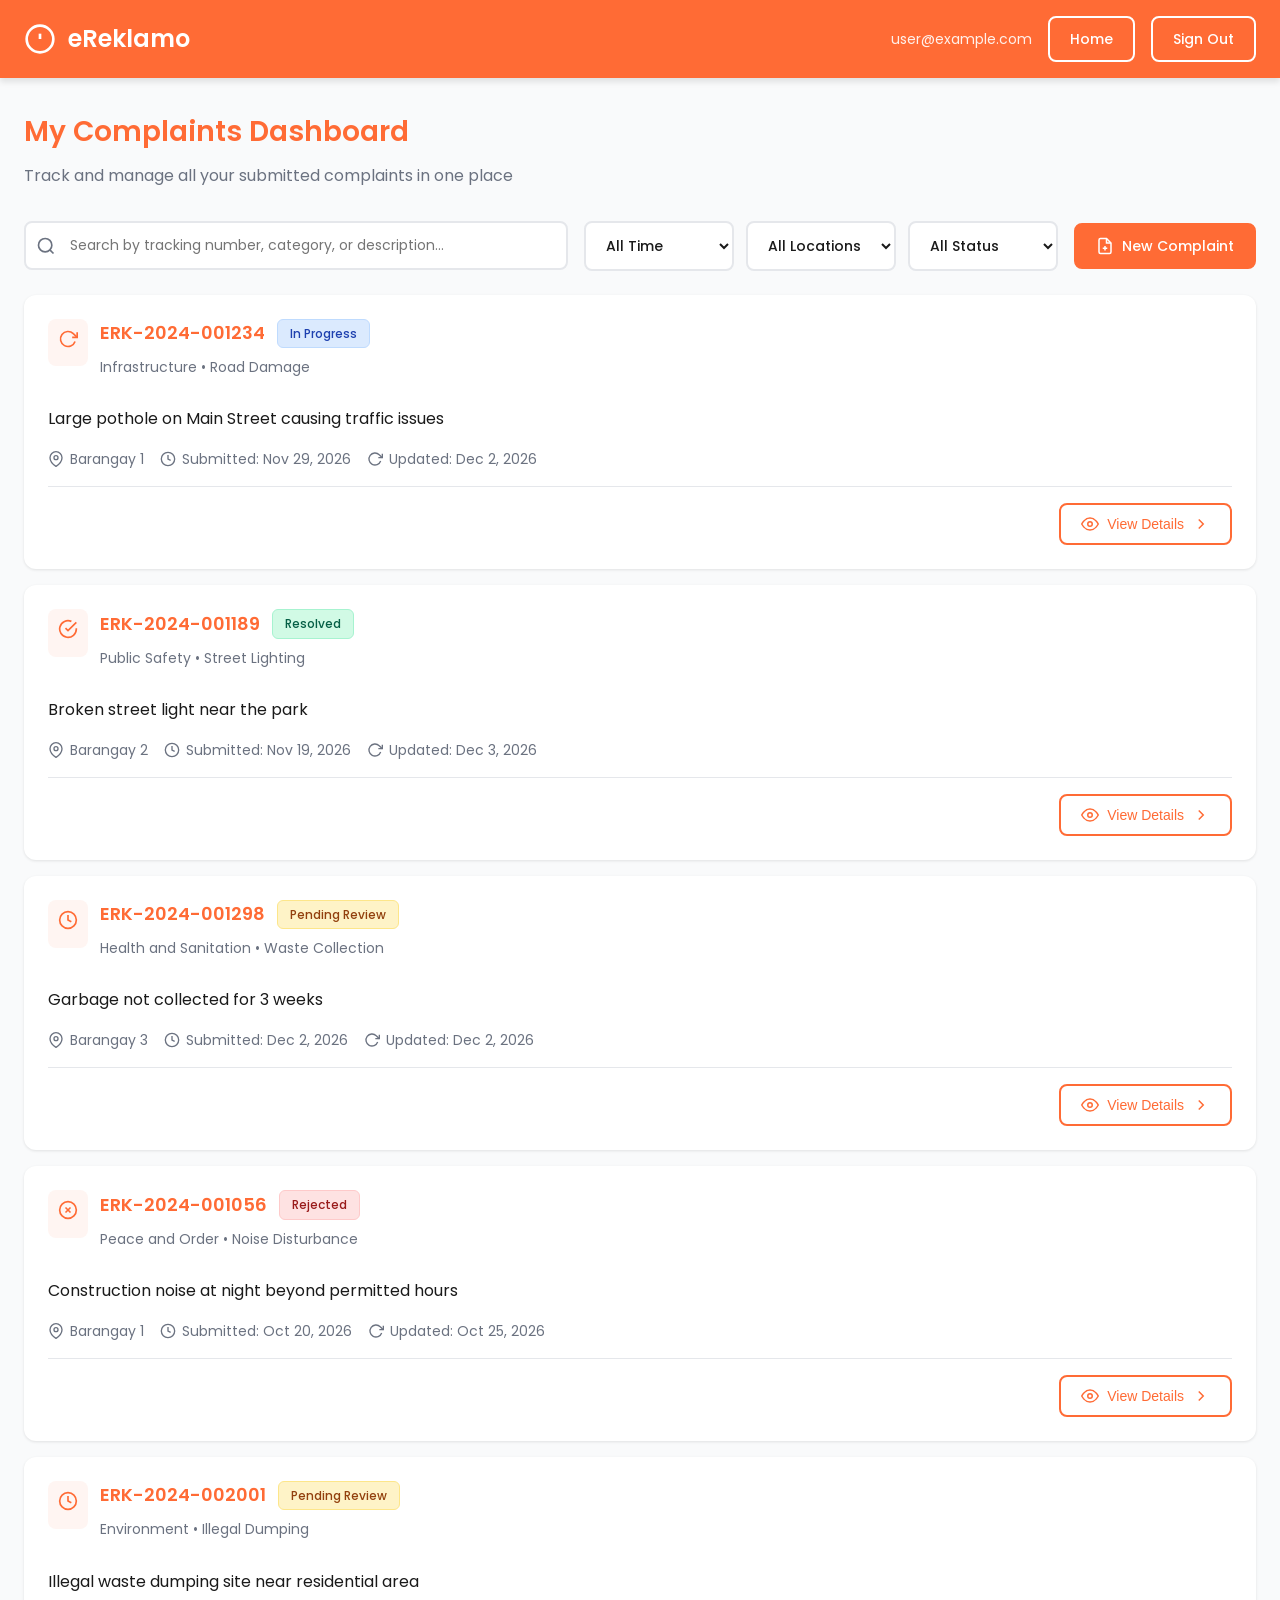
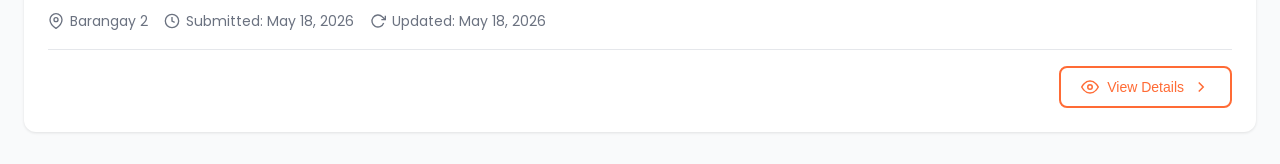
<file: user_dashboard.html>
<!DOCTYPE html>
<html lang="en">
<head>
    <meta charset="UTF-8">
    <meta name="viewport" content="width=device-width, initial-scale=1.0">
    <title>My Dashboard - eReklamo</title>
    <link rel="stylesheet" href="user_dashboard.css">
    <link href="https://fonts.googleapis.com/css2?family=Poppins:wght@300;400;500;600;700&display=swap" rel="stylesheet">
</head>
<body>
    <!-- Header -->
    <header class="header">
        <div class="container">
            <div class="header-content">
                <div class="logo">
                    <svg class="logo-icon" viewBox="0 0 24 24" fill="none" stroke="currentColor">
                        <circle cx="12" cy="12" r="10"></circle>
                        <line x1="12" y1="8" x2="12" y2="12"></line>
                        <line x1="12" y1="16" x2="12.01" y2="16"></line>
                    </svg>
                    <h1 class="logo-text">eReklamo</h1>
                </div>
                <nav class="nav">
                    <span class="user-email" id="userEmail">user@example.com</span>
                    <a href="landing_page.html" class="btn btn-outline-white">Home</a>
                    <a href="landing_page.html" class="btn btn-outline-white">Sign Out</a>
                </nav>
            </div>
        </div>
    </header>

    <!-- Main Content -->
    <main class="main-content">
        <div class="container">
            <!-- Welcome Section -->
            <div class="welcome-section">
                <h2>My Complaints Dashboard</h2>
                <p>Track and manage all your submitted complaints in one place</p>
            </div>

            <!-- Actions Bar -->
            <div class="actions-bar">
                <div class="search-container">
                    <svg class="search-icon" viewBox="0 0 24 24" fill="none" stroke="currentColor">
                        <circle cx="11" cy="11" r="8"></circle>
                        <path d="m21 21-4.35-4.35"></path>
                    </svg>
                    <input 
                        type="text" 
                        id="searchInput" 
                        placeholder="Search by tracking number, category, or description..."
                        class="search-input"
                        onkeyup="filterComplaints()"
                    />
                </div>
                <div class="filter-group">
                    <select id="timeFilter" class="filter-select" onchange="filterComplaints()">
                        <option value="all">All Time</option>
                        <option value="week">This Week</option>
                        <option value="month">This Month</option>
                        <option value="year">This Year</option>
                    </select>
                    <select id="locationFilter" class="filter-select" onchange="filterComplaints()">
                        <option value="all">All Locations</option>
                        <!-- Locations will be populated dynamically -->
                    </select>
                    <select id="statusFilter" class="filter-select" onchange="filterComplaints()">
                        <option value="all">All Status</option>
                        <option value="pending">Pending</option>
                        <option value="in-progress">In Progress</option>
                        <option value="resolved">Resolved</option>
                        <option value="rejected">Rejected</option>
                    </select>
                </div>
                <a href="index.html" class="btn btn-primary">
                    <svg class="btn-icon" viewBox="0 0 24 24" fill="none" stroke="currentColor">
                        <path d="M14 2H6a2 2 0 0 0-2 2v16a2 2 0 0 0 2 2h12a2 2 0 0 0 2-2V8z"></path>
                        <polyline points="14 2 14 8 20 8"></polyline>
                        <line x1="12" y1="18" x2="12" y2="12"></line>
                        <line x1="9" y1="15" x2="15" y2="15"></line>
                    </svg>
                    New Complaint
                </a>
            </div>

            <!-- Complaints List -->
            <div id="complaintsList" class="complaints-list">
                <!-- Complaints will be loaded here by JavaScript -->
            </div>

            <!-- Empty State -->
            <div id="emptyState" class="empty-state" style="display: none;">
                <svg class="empty-icon" viewBox="0 0 24 24" fill="none" stroke="currentColor">
                    <path d="M14 2H6a2 2 0 0 0-2 2v16a2 2 0 0 0 2 2h12a2 2 0 0 0 2-2V8z"></path>
                    <polyline points="14 2 14 8 20 8"></polyline>
                </svg>
                <h3>No complaints found</h3>
                <p id="emptyMessage">You haven't submitted any complaints yet</p>
                <a href="index.html" class="btn btn-primary">Submit Your First Complaint</a>
            </div>
        </div>
    </main>

    <script src="user_dashboard.js"></script>
</body>
</html>
</file>
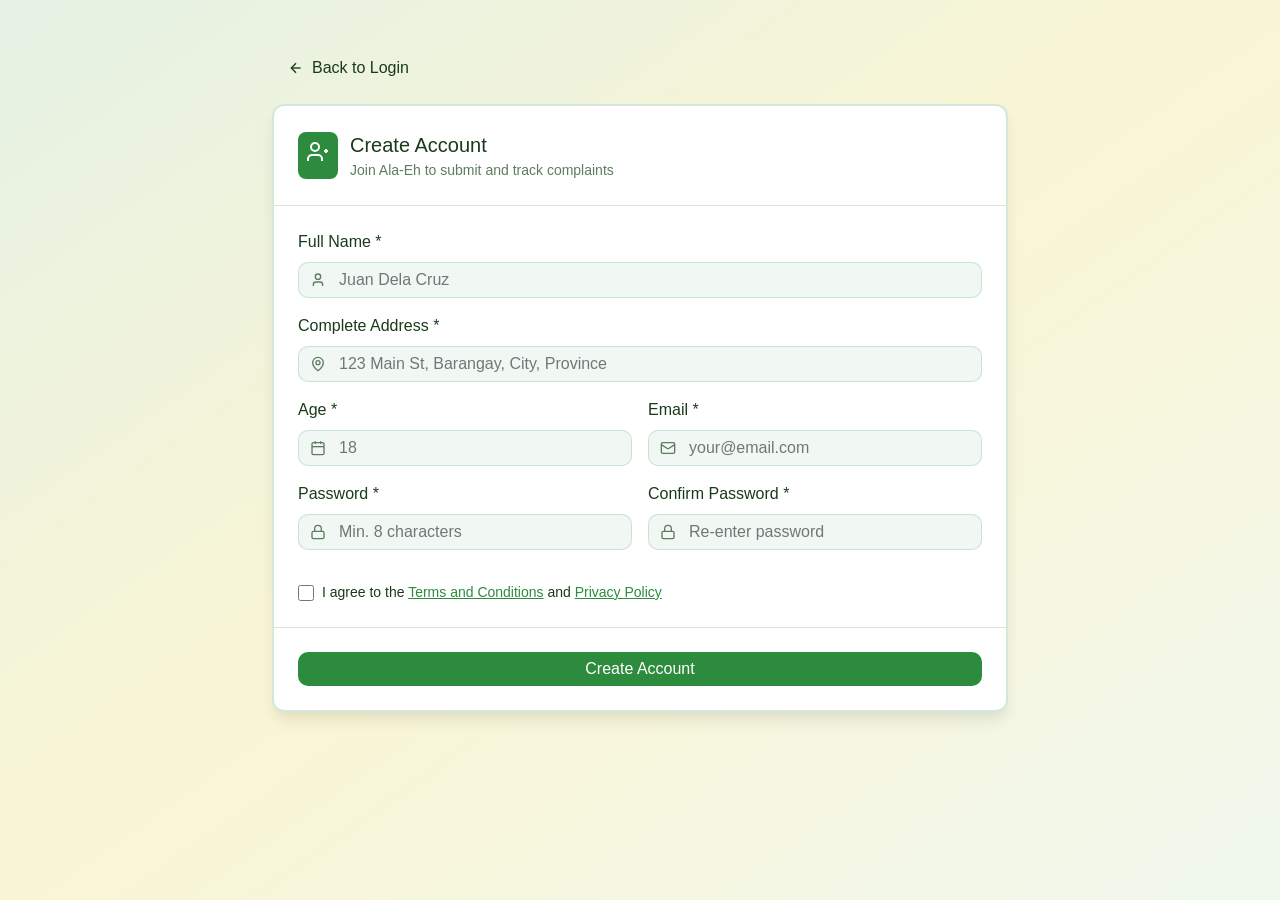
<file: archive/account-creation.html>
<!DOCTYPE html>
<html lang="en">
<head>
    <meta charset="UTF-8">
    <meta name="viewport" content="width=device-width, initial-scale=1.0">
    <title>Ala-Eh - Create Account</title>
    <link rel="stylesheet" href="styles.css">
    <script>
        function validateForm() {
            const age = document.getElementById('age').value;
            const password = document.getElementById('password').value;
            const confirmPassword = document.getElementById('confirm-password').value;
            const terms = document.getElementById('terms').checked;
            
            if (age < 18) {
                alert('You must be at least 18 years old');
                return false;
            }
            
            if (password.length < 8) {
                alert('Password must be at least 8 characters');
                return false;
            }
            
            if (password !== confirmPassword) {
                alert('Passwords do not match');
                return false;
            }
            
            if (!terms) {
                alert('You must agree to the terms and conditions');
                return false;
            }
            
            return true;
        }
    </script>
</head>
<body>
    <div class="min-h-screen bg-gradient" style="padding: 1rem;">
        <div class="container" style="max-width: 48rem; padding-top: 2rem;">
            <a href="resident-login.html" class="btn btn-ghost mb-4">
                <svg width="16" height="16" viewBox="0 0 24 24" fill="none" stroke="currentColor" stroke-width="2" style="margin-right: 0.5rem;">
                    <path d="m12 19-7-7 7-7"></path>
                    <path d="M19 12H5"></path>
                </svg>
                Back to Login
            </a>

            <div class="card">
                <div class="card-header">
                    <div class="flex items-center gap-3">
                        <div class="p-2 bg-primary rounded" style="padding: 0.5rem; background: var(--primary); border-radius: 0.5rem;">
                            <svg width="24" height="24" viewBox="0 0 24 24" fill="none" stroke="white" stroke-width="2">
                                <path d="M16 21v-2a4 4 0 0 0-4-4H6a4 4 0 0 0-4 4v2"></path>
                                <circle cx="9" cy="7" r="4"></circle>
                                <path d="M22 11h-4"></path>
                                <path d="M20 9v4"></path>
                            </svg>
                        </div>
                        <div>
                            <div class="card-title">Create Account</div>
                            <div class="card-description">Join Ala-Eh to submit and track complaints</div>
                        </div>
                    </div>
                </div>
                <form action="resident-dashboard.html" method="post" onsubmit="return validateForm()">
                    <div class="card-content space-y-4">
                        <div class="grid gap-4 md:grid-cols-2">
                            <div class="space-y-2" style="grid-column: span 2;">
                                <label class="label" for="full-name">Full Name *</label>
                                <div class="input-icon">
                                    <svg width="16" height="16" viewBox="0 0 24 24" fill="none" stroke="currentColor" stroke-width="2">
                                        <path d="M19 21v-2a4 4 0 0 0-4-4H9a4 4 0 0 0-4 4v2"></path>
                                        <circle cx="12" cy="7" r="4"></circle>
                                    </svg>
                                    <input class="input" id="full-name" name="fullName" placeholder="Juan Dela Cruz" required>
                                </div>
                            </div>

                            <div class="space-y-2" style="grid-column: span 2;">
                                <label class="label" for="address">Complete Address *</label>
                                <div class="input-icon">
                                    <svg width="16" height="16" viewBox="0 0 24 24" fill="none" stroke="currentColor" stroke-width="2">
                                        <path d="M20 10c0 6-8 12-8 12s-8-6-8-12a8 8 0 0 1 16 0Z"></path>
                                        <circle cx="12" cy="10" r="3"></circle>
                                    </svg>
                                    <input class="input" id="address" name="address" placeholder="123 Main St, Barangay, City, Province" required>
                                </div>
                            </div>

                            <div class="space-y-2">
                                <label class="label" for="age">Age *</label>
                                <div class="input-icon">
                                    <svg width="16" height="16" viewBox="0 0 24 24" fill="none" stroke="currentColor" stroke-width="2">
                                        <rect x="3" y="4" width="18" height="18" rx="2" ry="2"></rect>
                                        <line x1="16" y1="2" x2="16" y2="6"></line>
                                        <line x1="8" y1="2" x2="8" y2="6"></line>
                                        <line x1="3" y1="10" x2="21" y2="10"></line>
                                    </svg>
                                    <input class="input" id="age" type="number" name="age" placeholder="18" min="18" max="120" required>
                                </div>
                            </div>

                            <div class="space-y-2">
                                <label class="label" for="email">Email *</label>
                                <div class="input-icon">
                                    <svg width="16" height="16" viewBox="0 0 24 24" fill="none" stroke="currentColor" stroke-width="2">
                                        <rect x="2" y="4" width="20" height="16" rx="2"></rect>
                                        <path d="m22 7-8.97 5.7a1.94 1.94 0 0 1-2.06 0L2 7"></path>
                                    </svg>
                                    <input class="input" id="email" type="email" name="email" placeholder="your@email.com" required>
                                </div>
                            </div>

                            <div class="space-y-2">
                                <label class="label" for="password">Password *</label>
                                <div class="input-icon">
                                    <svg width="16" height="16" viewBox="0 0 24 24" fill="none" stroke="currentColor" stroke-width="2">
                                        <rect x="3" y="11" width="18" height="11" rx="2" ry="2"></rect>
                                        <path d="M7 11V7a5 5 0 0 1 10 0v4"></path>
                                    </svg>
                                    <input class="input" id="password" type="password" name="password" placeholder="Min. 8 characters" required>
                                </div>
                            </div>

                            <div class="space-y-2">
                                <label class="label" for="confirm-password">Confirm Password *</label>
                                <div class="input-icon">
                                    <svg width="16" height="16" viewBox="0 0 24 24" fill="none" stroke="currentColor" stroke-width="2">
                                        <rect x="3" y="11" width="18" height="11" rx="2" ry="2"></rect>
                                        <path d="M7 11V7a5 5 0 0 1 10 0v4"></path>
                                    </svg>
                                    <input class="input" id="confirm-password" type="password" placeholder="Re-enter password" required>
                                </div>
                            </div>
                        </div>

                        <div class="checkbox-wrapper" style="padding-top: 1rem;">
                            <input type="checkbox" id="terms" name="terms" required>
                            <label for="terms" class="text-sm">
                                I agree to the 
                                <a href="#" class="text-primary" style="text-decoration: underline;">Terms and Conditions</a> 
                                and 
                                <a href="#" class="text-primary" style="text-decoration: underline;">Privacy Policy</a>
                            </label>
                        </div>
                    </div>
                    <div class="card-footer">
                        <button type="submit" class="btn btn-primary btn-full">Create Account</button>
                    </div>
                </form>
            </div>
        </div>
    </div>
</body>
</html>
</file>
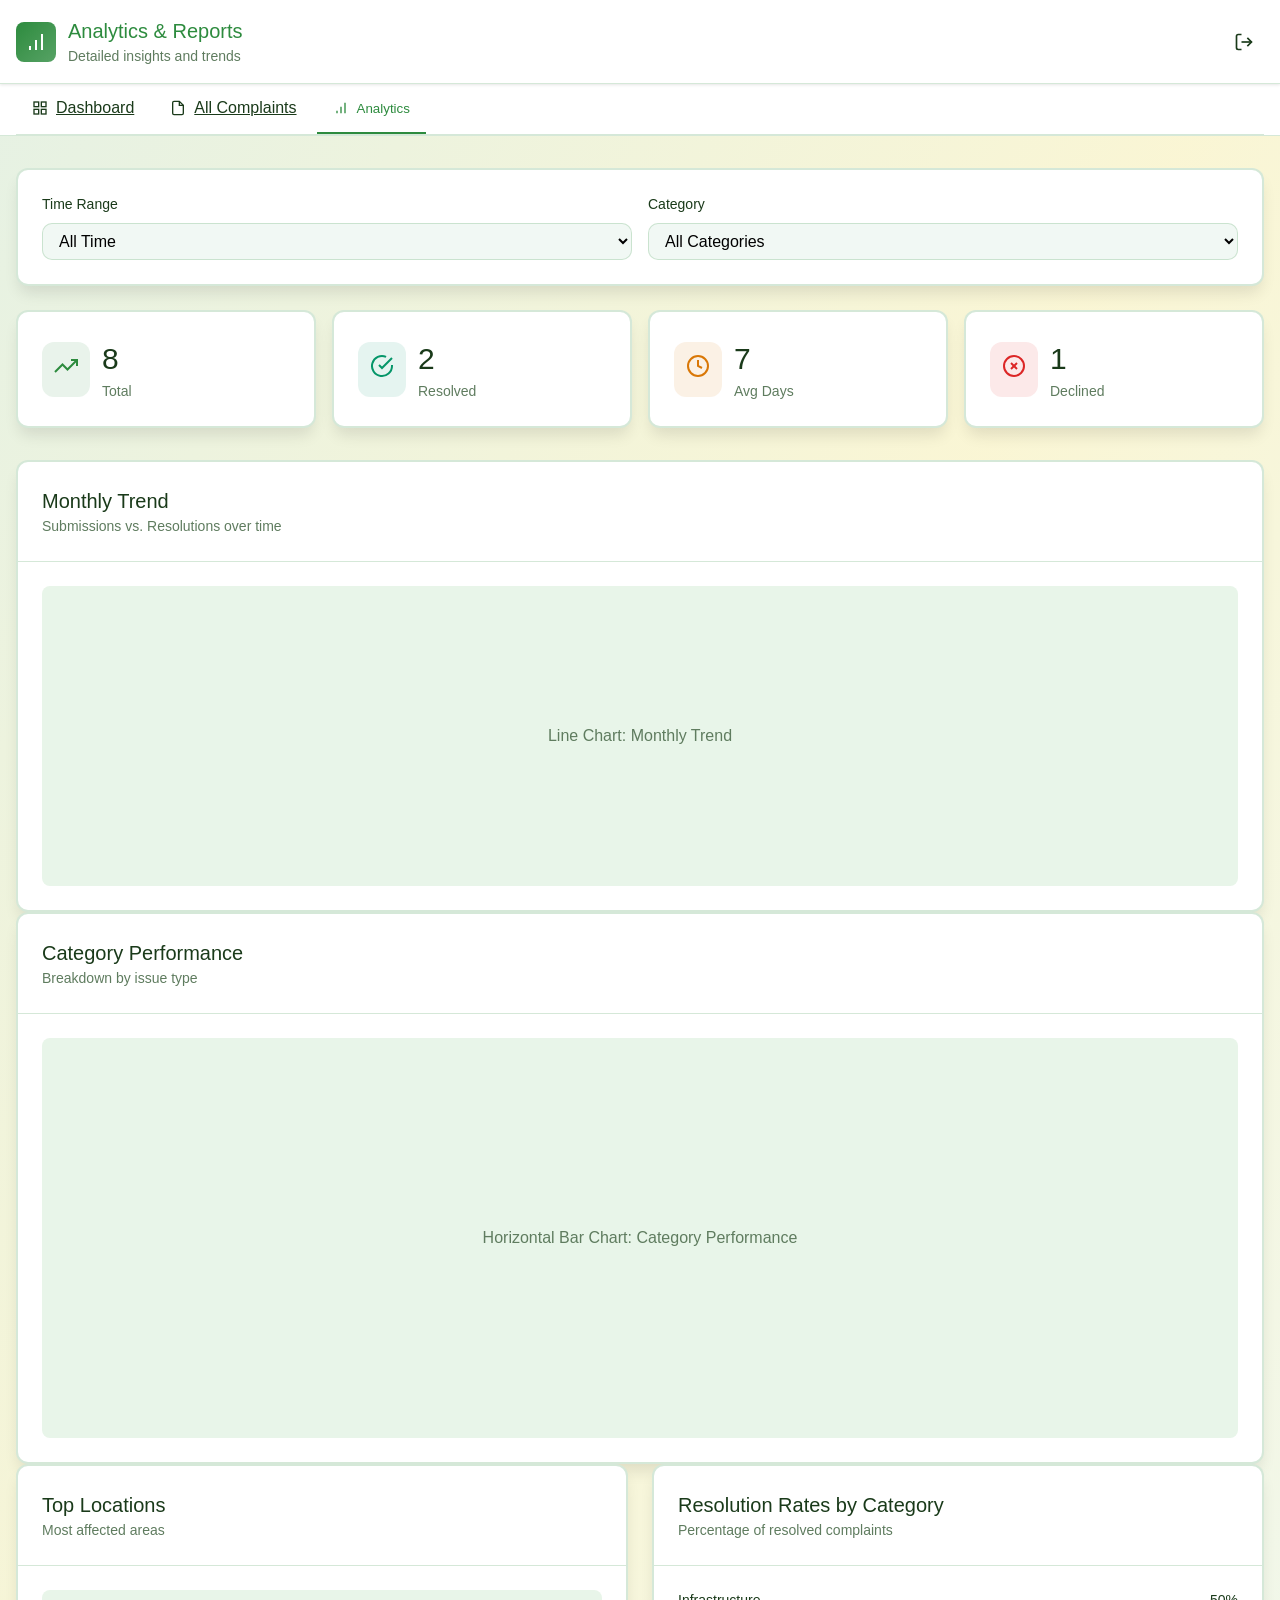
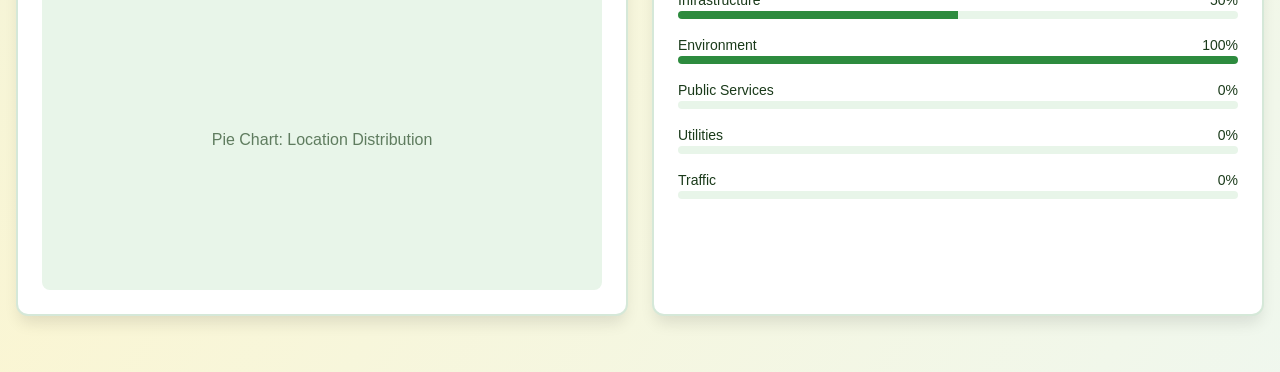
<file: archive/admin-analytics.html>
<!DOCTYPE html>
<html lang="en">
<head>
    <meta charset="UTF-8">
    <meta name="viewport" content="width=device-width, initial-scale=1.0">
    <title>Ala-Eh - Analytics</title>
    <link rel="stylesheet" href="styles.css">
</head>
<body>
    <div class="min-h-screen bg-gradient">
        <!-- Header -->
        <header class="header">
            <div class="container header-content">
                <div class="flex items-center justify-between">
                    <div class="flex items-center gap-3">
                        <div class="logo" style="background: linear-gradient(to bottom right, var(--primary), rgba(45, 139, 62, 0.8));">
                            <svg width="24" height="24" viewBox="0 0 24 24" fill="none" stroke="currentColor" stroke-width="2">
                                <line x1="12" y1="20" x2="12" y2="10"></line>
                                <line x1="18" y1="20" x2="18" y2="4"></line>
                                <line x1="6" y1="20" x2="6" y2="16"></line>
                            </svg>
                        </div>
                        <div>
                            <h2 style="color: var(--primary); font-size: 1.25rem;">Analytics & Reports</h2>
                            <p class="text-sm text-muted">Detailed insights and trends</p>
                        </div>
                    </div>
                    <a href="admin-login.html" class="btn btn-ghost btn-icon">
                        <svg width="20" height="20" viewBox="0 0 24 24" fill="none" stroke="currentColor" stroke-width="2">
                            <path d="M9 21H5a2 2 0 0 1-2-2V5a2 2 0 0 1 2-2h4"></path>
                            <polyline points="16 17 21 12 16 7"></polyline>
                            <line x1="21" y1="12" x2="9" y2="12"></line>
                        </svg>
                    </a>
                </div>
            </div>
        </header>

        <!-- Navigation -->
        <div class="bg-white" style="border-bottom: 1px solid var(--border);">
            <div class="container">
                <nav class="nav-tabs">
                    <a href="admin-dashboard.html" class="nav-tab">
                        <svg width="16" height="16" viewBox="0 0 24 24" fill="none" stroke="currentColor" stroke-width="2">
                            <rect x="3" y="3" width="7" height="7"></rect>
                            <rect x="14" y="3" width="7" height="7"></rect>
                            <rect x="14" y="14" width="7" height="7"></rect>
                            <rect x="3" y="14" width="7" height="7"></rect>
                        </svg>
                        Dashboard
                    </a>
                    <a href="admin-complaints-list.html" class="nav-tab">
                        <svg width="16" height="16" viewBox="0 0 24 24" fill="none" stroke="currentColor" stroke-width="2">
                            <path d="M14 2H6a2 2 0 0 0-2 2v16a2 2 0 0 0 2 2h12a2 2 0 0 0 2-2V8z"></path>
                            <polyline points="14 2 14 8 20 8"></polyline>
                        </svg>
                        All Complaints
                    </a>
                    <button class="nav-tab active">
                        <svg width="16" height="16" viewBox="0 0 24 24" fill="none" stroke="currentColor" stroke-width="2">
                            <line x1="12" y1="20" x2="12" y2="10"></line>
                            <line x1="18" y1="20" x2="18" y2="4"></line>
                            <line x1="6" y1="20" x2="6" y2="16"></line>
                        </svg>
                        Analytics
                    </button>
                </nav>
            </div>
        </div>

        <!-- Main Content -->
        <main class="container" style="padding-top: 2rem; padding-bottom: 2rem;">
            <!-- Filters -->
            <div class="card mb-6">
                <div class="card-content">
                    <div class="grid gap-4" style="grid-template-columns: repeat(auto-fit, minmax(200px, 1fr));">
                        <div>
                            <label class="label text-sm mb-2">Time Range</label>
                            <select class="select">
                                <option value="all" selected>All Time</option>
                                <option value="week">Past Week</option>
                                <option value="month">Past Month</option>
                                <option value="quarter">Past Quarter</option>
                            </select>
                        </div>
                        <div>
                            <label class="label text-sm mb-2">Category</label>
                            <select class="select">
                                <option value="all" selected>All Categories</option>
                                <option value="infrastructure">Infrastructure</option>
                                <option value="environment">Environment</option>
                                <option value="public-services">Public Services</option>
                            </select>
                        </div>
                    </div>
                </div>
            </div>

            <!-- Key Metrics -->
            <div class="grid gap-4 mb-8" style="grid-template-columns: repeat(auto-fit, minmax(200px, 1fr));">
                <div class="card">
                    <div class="card-content" style="padding-top: 1.5rem;">
                        <div class="flex items-center gap-3">
                            <div class="p-3 rounded" style="background: rgba(45, 139, 62, 0.1);">
                                <svg width="24" height="24" viewBox="0 0 24 24" fill="none" stroke="var(--primary)" stroke-width="2">
                                    <polyline points="23 6 13.5 15.5 8.5 10.5 1 18"></polyline>
                                    <polyline points="17 6 23 6 23 12"></polyline>
                                </svg>
                            </div>
                            <div>
                                <p style="font-size: 1.875rem;">8</p>
                                <p class="text-sm text-muted">Total</p>
                            </div>
                        </div>
                    </div>
                </div>

                <div class="card">
                    <div class="card-content" style="padding-top: 1.5rem;">
                        <div class="flex items-center gap-3">
                            <div class="p-3 rounded" style="background: rgba(5, 150, 105, 0.1);">
                                <svg width="24" height="24" viewBox="0 0 24 24" fill="none" stroke="#059669" stroke-width="2">
                                    <path d="M22 11.08V12a10 10 0 1 1-5.93-9.14"></path>
                                    <polyline points="22 4 12 14.01 9 11.01"></polyline>
                                </svg>
                            </div>
                            <div>
                                <p style="font-size: 1.875rem;">2</p>
                                <p class="text-sm text-muted">Resolved</p>
                            </div>
                        </div>
                    </div>
                </div>

                <div class="card">
                    <div class="card-content" style="padding-top: 1.5rem;">
                        <div class="flex items-center gap-3">
                            <div class="p-3 rounded" style="background: rgba(217, 119, 6, 0.1);">
                                <svg width="24" height="24" viewBox="0 0 24 24" fill="none" stroke="#d97706" stroke-width="2">
                                    <circle cx="12" cy="12" r="10"></circle>
                                    <polyline points="12 6 12 12 16 14"></polyline>
                                </svg>
                            </div>
                            <div>
                                <p style="font-size: 1.875rem;">7</p>
                                <p class="text-sm text-muted">Avg Days</p>
                            </div>
                        </div>
                    </div>
                </div>

                <div class="card">
                    <div class="card-content" style="padding-top: 1.5rem;">
                        <div class="flex items-center gap-3">
                            <div class="p-3 rounded" style="background: rgba(220, 38, 38, 0.1);">
                                <svg width="24" height="24" viewBox="0 0 24 24" fill="none" stroke="#dc2626" stroke-width="2">
                                    <circle cx="12" cy="12" r="10"></circle>
                                    <line x1="15" y1="9" x2="9" y2="15"></line>
                                    <line x1="9" y1="9" x2="15" y2="15"></line>
                                </svg>
                            </div>
                            <div>
                                <p style="font-size: 1.875rem;">1</p>
                                <p class="text-sm text-muted">Declined</p>
                            </div>
                        </div>
                    </div>
                </div>
            </div>

            <!-- Charts -->
            <div class="space-y-6 mb-6">
                <!-- Monthly Trend -->
                <div class="card">
                    <div class="card-header">
                        <div class="card-title">Monthly Trend</div>
                        <div class="card-description">Submissions vs. Resolutions over time</div>
                    </div>
                    <div class="card-content">
                        <div style="height: 300px; display: flex; align-items: center; justify-content: center; background: var(--muted); border-radius: 0.5rem;">
                            <p class="text-muted">Line Chart: Monthly Trend</p>
                        </div>
                    </div>
                </div>

                <!-- Category Performance -->
                <div class="card">
                    <div class="card-header">
                        <div class="card-title">Category Performance</div>
                        <div class="card-description">Breakdown by issue type</div>
                    </div>
                    <div class="card-content">
                        <div style="height: 400px; display: flex; align-items: center; justify-content: center; background: var(--muted); border-radius: 0.5rem;">
                            <p class="text-muted">Horizontal Bar Chart: Category Performance</p>
                        </div>
                    </div>
                </div>

                <!-- Location & Resolution Rates -->
                <div class="grid gap-6" style="grid-template-columns: 1fr 1fr;">
                    <div class="card">
                        <div class="card-header">
                            <div class="card-title">Top Locations</div>
                            <div class="card-description">Most affected areas</div>
                        </div>
                        <div class="card-content">
                            <div style="height: 300px; display: flex; align-items: center; justify-content: center; background: var(--muted); border-radius: 0.5rem;">
                                <p class="text-muted">Pie Chart: Location Distribution</p>
                            </div>
                        </div>
                    </div>

                    <div class="card">
                        <div class="card-header">
                            <div class="card-title">Resolution Rates by Category</div>
                            <div class="card-description">Percentage of resolved complaints</div>
                        </div>
                        <div class="card-content">
                            <div class="space-y-4">
                                <div>
                                    <div class="flex justify-between mb-1">
                                        <span class="text-sm">Infrastructure</span>
                                        <span class="text-sm">50%</span>
                                    </div>
                                    <div style="height: 0.5rem; background: var(--muted); border-radius: 9999px; overflow: hidden;">
                                        <div style="height: 100%; background: var(--primary); width: 50%; transition: width 0.3s;"></div>
                                    </div>
                                </div>

                                <div>
                                    <div class="flex justify-between mb-1">
                                        <span class="text-sm">Environment</span>
                                        <span class="text-sm">100%</span>
                                    </div>
                                    <div style="height: 0.5rem; background: var(--muted); border-radius: 9999px; overflow: hidden;">
                                        <div style="height: 100%; background: var(--primary); width: 100%; transition: width 0.3s;"></div>
                                    </div>
                                </div>

                                <div>
                                    <div class="flex justify-between mb-1">
                                        <span class="text-sm">Public Services</span>
                                        <span class="text-sm">0%</span>
                                    </div>
                                    <div style="height: 0.5rem; background: var(--muted); border-radius: 9999px; overflow: hidden;">
                                        <div style="height: 100%; background: var(--primary); width: 0%; transition: width 0.3s;"></div>
                                    </div>
                                </div>

                                <div>
                                    <div class="flex justify-between mb-1">
                                        <span class="text-sm">Utilities</span>
                                        <span class="text-sm">0%</span>
                                    </div>
                                    <div style="height: 0.5rem; background: var(--muted); border-radius: 9999px; overflow: hidden;">
                                        <div style="height: 100%; background: var(--primary); width: 0%; transition: width 0.3s;"></div>
                                    </div>
                                </div>

                                <div>
                                    <div class="flex justify-between mb-1">
                                        <span class="text-sm">Traffic</span>
                                        <span class="text-sm">0%</span>
                                    </div>
                                    <div style="height: 0.5rem; background: var(--muted); border-radius: 9999px; overflow: hidden;">
                                        <div style="height: 100%; background: var(--primary); width: 0%; transition: width 0.3s;"></div>
                                    </div>
                                </div>
                            </div>
                        </div>
                    </div>
                </div>
            </div>
        </main>
    </div>
</body>
</html>
</file>
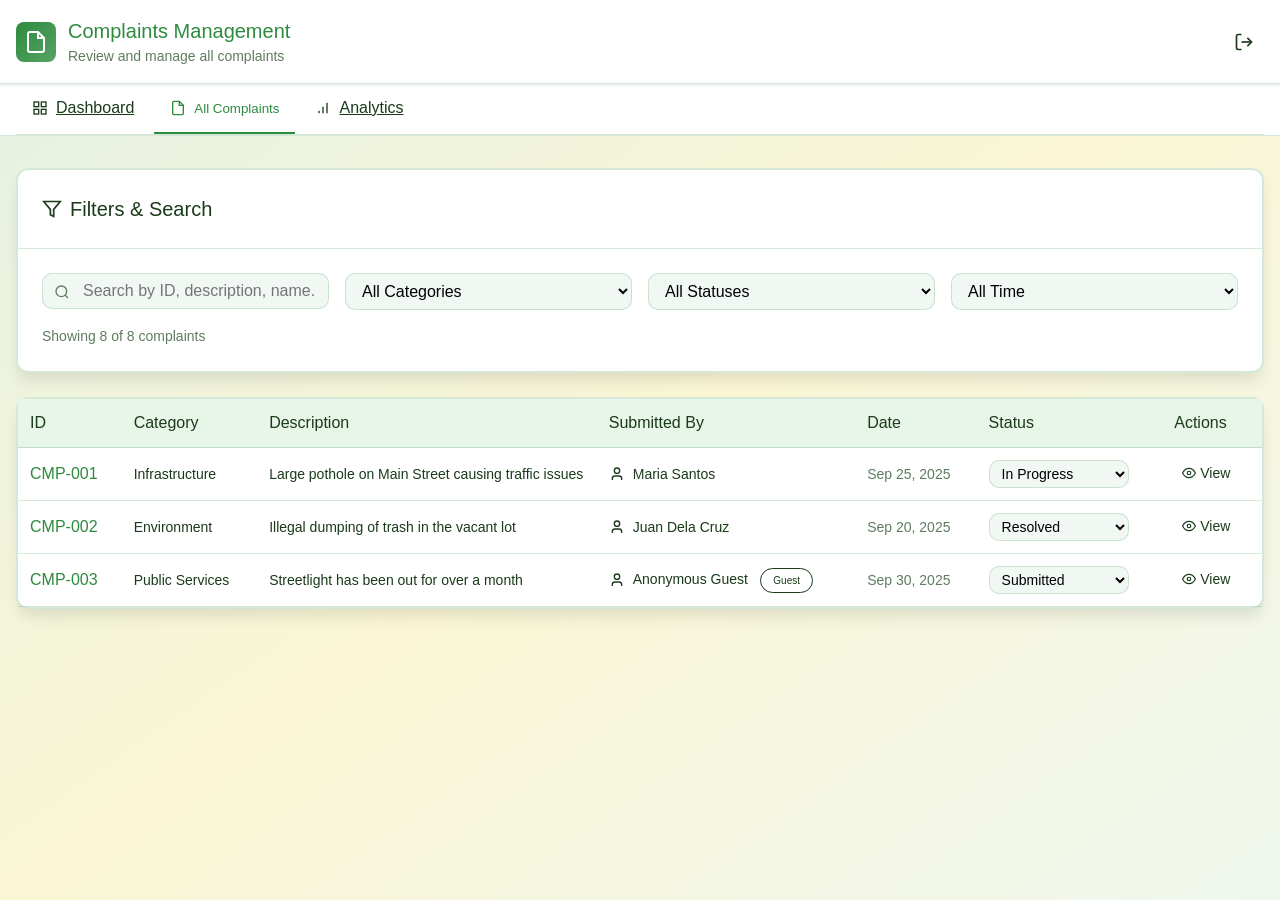
<file: archive/admin-complaints-list.html>
<!DOCTYPE html>
<html lang="en">
<head>
    <meta charset="UTF-8">
    <meta name="viewport" content="width=device-width, initial-scale=1.0">
    <title>Ala-Eh - Complaints List</title>
    <link rel="stylesheet" href="styles.css">
</head>
<body>
    <div class="min-h-screen bg-gradient">
        <!-- Header -->
        <header class="header">
            <div class="container header-content">
                <div class="flex items-center justify-between">
                    <div class="flex items-center gap-3">
                        <div class="logo" style="background: linear-gradient(to bottom right, var(--primary), rgba(45, 139, 62, 0.8));">
                            <svg width="24" height="24" viewBox="0 0 24 24" fill="none" stroke="currentColor" stroke-width="2">
                                <path d="M14 2H6a2 2 0 0 0-2 2v16a2 2 0 0 0 2 2h12a2 2 0 0 0 2-2V8z"></path>
                                <polyline points="14 2 14 8 20 8"></polyline>
                            </svg>
                        </div>
                        <div>
                            <h2 style="color: var(--primary); font-size: 1.25rem;">Complaints Management</h2>
                            <p class="text-sm text-muted">Review and manage all complaints</p>
                        </div>
                    </div>
                    <a href="admin-login.html" class="btn btn-ghost btn-icon">
                        <svg width="20" height="20" viewBox="0 0 24 24" fill="none" stroke="currentColor" stroke-width="2">
                            <path d="M9 21H5a2 2 0 0 1-2-2V5a2 2 0 0 1 2-2h4"></path>
                            <polyline points="16 17 21 12 16 7"></polyline>
                            <line x1="21" y1="12" x2="9" y2="12"></line>
                        </svg>
                    </a>
                </div>
            </div>
        </header>

        <!-- Navigation -->
        <div class="bg-white" style="border-bottom: 1px solid var(--border);">
            <div class="container">
                <nav class="nav-tabs">
                    <a href="admin-dashboard.html" class="nav-tab">
                        <svg width="16" height="16" viewBox="0 0 24 24" fill="none" stroke="currentColor" stroke-width="2">
                            <rect x="3" y="3" width="7" height="7"></rect>
                            <rect x="14" y="3" width="7" height="7"></rect>
                            <rect x="14" y="14" width="7" height="7"></rect>
                            <rect x="3" y="14" width="7" height="7"></rect>
                        </svg>
                        Dashboard
                    </a>
                    <button class="nav-tab active">
                        <svg width="16" height="16" viewBox="0 0 24 24" fill="none" stroke="currentColor" stroke-width="2">
                            <path d="M14 2H6a2 2 0 0 0-2 2v16a2 2 0 0 0 2 2h12a2 2 0 0 0 2-2V8z"></path>
                            <polyline points="14 2 14 8 20 8"></polyline>
                        </svg>
                        All Complaints
                    </button>
                    <a href="admin-analytics.html" class="nav-tab">
                        <svg width="16" height="16" viewBox="0 0 24 24" fill="none" stroke="currentColor" stroke-width="2">
                            <line x1="12" y1="20" x2="12" y2="10"></line>
                            <line x1="18" y1="20" x2="18" y2="4"></line>
                            <line x1="6" y1="20" x2="6" y2="16"></line>
                        </svg>
                        Analytics
                    </a>
                </nav>
            </div>
        </div>

        <!-- Main Content -->
        <main class="container" style="padding-top: 2rem; padding-bottom: 2rem;">
            <!-- Filters -->
            <div class="card mb-6">
                <div class="card-header">
                    <div class="card-title flex items-center gap-2">
                        <svg width="20" height="20" viewBox="0 0 24 24" fill="none" stroke="currentColor" stroke-width="2">
                            <polygon points="22 3 2 3 10 12.46 10 19 14 21 14 12.46 22 3"></polygon>
                        </svg>
                        Filters & Search
                    </div>
                </div>
                <div class="card-content">
                    <div class="grid gap-4" style="grid-template-columns: repeat(auto-fit, minmax(200px, 1fr));">
                        <div class="input-icon">
                            <svg width="16" height="16" viewBox="0 0 24 24" fill="none" stroke="currentColor" stroke-width="2">
                                <circle cx="11" cy="11" r="8"></circle>
                                <path d="m21 21-4.35-4.35"></path>
                            </svg>
                            <input class="input" placeholder="Search by ID, description, name...">
                        </div>
                        <select class="select">
                            <option value="all">All Categories</option>
                            <option value="infrastructure">Infrastructure</option>
                            <option value="environment">Environment</option>
                            <option value="public-services">Public Services</option>
                            <option value="traffic">Traffic & Transportation</option>
                            <option value="utilities">Utilities</option>
                            <option value="health">Health</option>
                            <option value="safety">Safety</option>
                        </select>
                        <select class="select">
                            <option value="all">All Statuses</option>
                            <option value="submitted">Submitted</option>
                            <option value="monitored">Monitored</option>
                            <option value="in-progress">In Progress</option>
                            <option value="resolved">Resolved</option>
                            <option value="declined">Declined</option>
                        </select>
                        <select class="select">
                            <option value="all">All Time</option>
                            <option value="today">Today</option>
                            <option value="week">Past Week</option>
                            <option value="month">Past Month</option>
                        </select>
                    </div>
                    <div class="mt-4 flex items-center justify-between">
                        <p class="text-sm text-muted">Showing 8 of 8 complaints</p>
                    </div>
                </div>
            </div>

            <!-- Complaints Table -->
            <div class="card">
                <div class="card-content" style="padding: 0;">
                    <div class="table-container">
                        <table>
                            <thead>
                                <tr>
                                    <th>ID</th>
                                    <th>Category</th>
                                    <th>Description</th>
                                    <th>Submitted By</th>
                                    <th>Date</th>
                                    <th>Status</th>
                                    <th>Actions</th>
                                </tr>
                            </thead>
                            <tbody>
                                <tr>
                                    <td class="text-primary">CMP-001</td>
                                    <td><span class="text-sm">Infrastructure</span></td>
                                    <td style="max-width: 300px;">
                                        <p class="text-sm" style="display: -webkit-box; -webkit-line-clamp: 2; -webkit-box-orient: vertical; overflow: hidden;">Large pothole on Main Street causing traffic issues</p>
                                    </td>
                                    <td>
                                        <div class="flex items-center gap-2">
                                            <svg width="16" height="16" viewBox="0 0 24 24" fill="none" stroke="currentColor" stroke-width="2">
                                                <path d="M19 21v-2a4 4 0 0 0-4-4H9a4 4 0 0 0-4 4v2"></path>
                                                <circle cx="12" cy="7" r="4"></circle>
                                            </svg>
                                            <span class="text-sm">Maria Santos</span>
                                        </div>
                                    </td>
                                    <td><span class="text-sm text-muted">Sep 25, 2025</span></td>
                                    <td>
                                        <select class="select" style="width: 140px; padding: 0.25rem 0.5rem; font-size: 0.875rem;">
                                            <option value="submitted">Submitted</option>
                                            <option value="monitored">Monitored</option>
                                            <option value="in-progress" selected>In Progress</option>
                                            <option value="resolved">Resolved</option>
                                            <option value="declined">Declined</option>
                                        </select>
                                    </td>
                                    <td>
                                        <button class="btn btn-ghost" style="padding: 0.25rem 0.5rem; font-size: 0.875rem;">
                                            <svg width="14" height="14" viewBox="0 0 24 24" fill="none" stroke="currentColor" stroke-width="2" style="margin-right: 0.25rem;">
                                                <path d="M1 12s4-8 11-8 11 8 11 8-4 8-11 8-11-8-11-8z"></path>
                                                <circle cx="12" cy="12" r="3"></circle>
                                            </svg>
                                            View
                                        </button>
                                    </td>
                                </tr>
                                <tr>
                                    <td class="text-primary">CMP-002</td>
                                    <td><span class="text-sm">Environment</span></td>
                                    <td style="max-width: 300px;">
                                        <p class="text-sm" style="display: -webkit-box; -webkit-line-clamp: 2; -webkit-box-orient: vertical; overflow: hidden;">Illegal dumping of trash in the vacant lot</p>
                                    </td>
                                    <td>
                                        <div class="flex items-center gap-2">
                                            <svg width="16" height="16" viewBox="0 0 24 24" fill="none" stroke="currentColor" stroke-width="2">
                                                <path d="M19 21v-2a4 4 0 0 0-4-4H9a4 4 0 0 0-4 4v2"></path>
                                                <circle cx="12" cy="7" r="4"></circle>
                                            </svg>
                                            <span class="text-sm">Juan Dela Cruz</span>
                                        </div>
                                    </td>
                                    <td><span class="text-sm text-muted">Sep 20, 2025</span></td>
                                    <td>
                                        <select class="select" style="width: 140px; padding: 0.25rem 0.5rem; font-size: 0.875rem;">
                                            <option value="submitted">Submitted</option>
                                            <option value="monitored">Monitored</option>
                                            <option value="in-progress">In Progress</option>
                                            <option value="resolved" selected>Resolved</option>
                                            <option value="declined">Declined</option>
                                        </select>
                                    </td>
                                    <td>
                                        <button class="btn btn-ghost" style="padding: 0.25rem 0.5rem; font-size: 0.875rem;">
                                            <svg width="14" height="14" viewBox="0 0 24 24" fill="none" stroke="currentColor" stroke-width="2" style="margin-right: 0.25rem;">
                                                <path d="M1 12s4-8 11-8 11 8 11 8-4 8-11 8-11-8-11-8z"></path>
                                                <circle cx="12" cy="12" r="3"></circle>
                                            </svg>
                                            View
                                        </button>
                                    </td>
                                </tr>
                                <tr>
                                    <td class="text-primary">CMP-003</td>
                                    <td><span class="text-sm">Public Services</span></td>
                                    <td style="max-width: 300px;">
                                        <p class="text-sm" style="display: -webkit-box; -webkit-line-clamp: 2; -webkit-box-orient: vertical; overflow: hidden;">Streetlight has been out for over a month</p>
                                    </td>
                                    <td>
                                        <div class="flex items-center gap-2">
                                            <svg width="16" height="16" viewBox="0 0 24 24" fill="none" stroke="currentColor" stroke-width="2">
                                                <path d="M19 21v-2a4 4 0 0 0-4-4H9a4 4 0 0 0-4 4v2"></path>
                                                <circle cx="12" cy="7" r="4"></circle>
                                            </svg>
                                            <div>
                                                <span class="text-sm">Anonymous Guest</span>
                                                <span class="badge" style="font-size: 0.625rem; margin-left: 0.5rem;">Guest</span>
                                            </div>
                                        </div>
                                    </td>
                                    <td><span class="text-sm text-muted">Sep 30, 2025</span></td>
                                    <td>
                                        <select class="select" style="width: 140px; padding: 0.25rem 0.5rem; font-size: 0.875rem;">
                                            <option value="submitted" selected>Submitted</option>
                                            <option value="monitored">Monitored</option>
                                            <option value="in-progress">In Progress</option>
                                            <option value="resolved">Resolved</option>
                                            <option value="declined">Declined</option>
                                        </select>
                                    </td>
                                    <td>
                                        <button class="btn btn-ghost" style="padding: 0.25rem 0.5rem; font-size: 0.875rem;">
                                            <svg width="14" height="14" viewBox="0 0 24 24" fill="none" stroke="currentColor" stroke-width="2" style="margin-right: 0.25rem;">
                                                <path d="M1 12s4-8 11-8 11 8 11 8-4 8-11 8-11-8-11-8z"></path>
                                                <circle cx="12" cy="12" r="3"></circle>
                                            </svg>
                                            View
                                        </button>
                                    </td>
                                </tr>
                            </tbody>
                        </table>
                    </div>
                </div>
            </div>
        </main>
    </div>
</body>
</html>
</file>
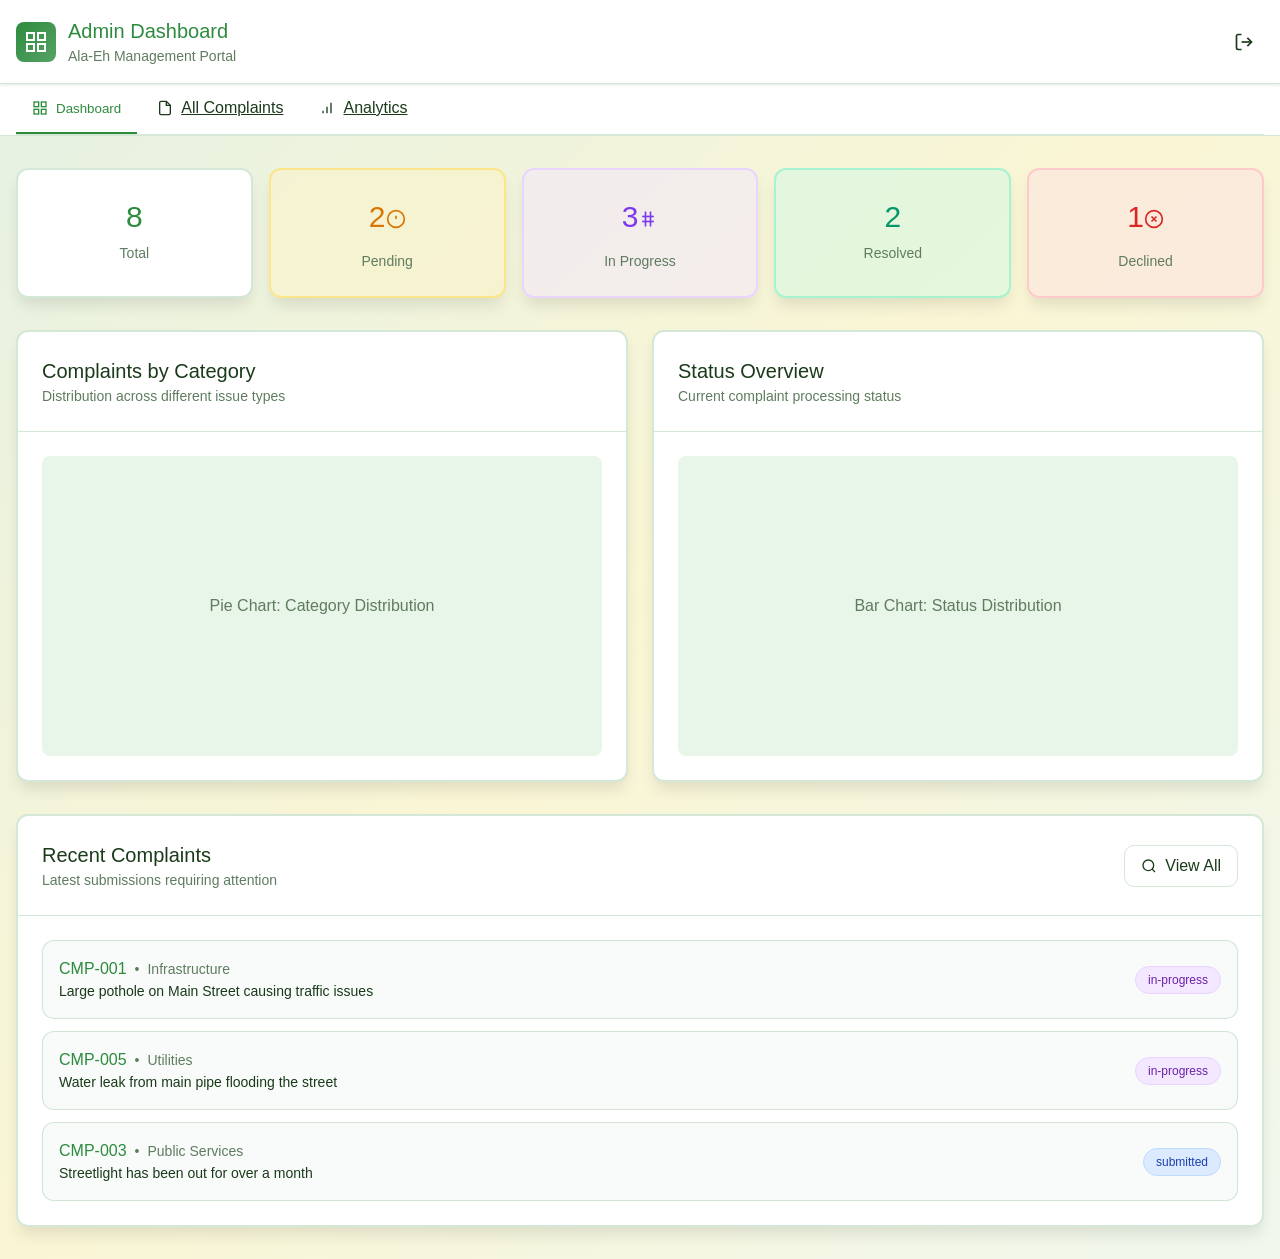
<file: archive/admin-dashboard.html>
<!DOCTYPE html>
<html lang="en">
<head>
    <meta charset="UTF-8">
    <meta name="viewport" content="width=device-width, initial-scale=1.0">
    <title>Ala-Eh - Admin Dashboard</title>
    <link rel="stylesheet" href="styles.css">
</head>
<body>
    <div class="min-h-screen bg-gradient">
        <!-- Header -->
        <header class="header">
            <div class="container header-content">
                <div class="flex items-center justify-between">
                    <div class="flex items-center gap-3">
                        <div class="logo" style="background: linear-gradient(to bottom right, var(--primary), rgba(45, 139, 62, 0.8));">
                            <svg width="24" height="24" viewBox="0 0 24 24" fill="none" stroke="currentColor" stroke-width="2">
                                <rect x="3" y="3" width="7" height="7"></rect>
                                <rect x="14" y="3" width="7" height="7"></rect>
                                <rect x="14" y="14" width="7" height="7"></rect>
                                <rect x="3" y="14" width="7" height="7"></rect>
                            </svg>
                        </div>
                        <div>
                            <h2 style="color: var(--primary); font-size: 1.25rem;">Admin Dashboard</h2>
                            <p class="text-sm text-muted">Ala-Eh Management Portal</p>
                        </div>
                    </div>
                    <a href="admin-login.html" class="btn btn-ghost btn-icon">
                        <svg width="20" height="20" viewBox="0 0 24 24" fill="none" stroke="currentColor" stroke-width="2">
                            <path d="M9 21H5a2 2 0 0 1-2-2V5a2 2 0 0 1 2-2h4"></path>
                            <polyline points="16 17 21 12 16 7"></polyline>
                            <line x1="21" y1="12" x2="9" y2="12"></line>
                        </svg>
                    </a>
                </div>
            </div>
        </header>

        <!-- Navigation -->
        <div class="bg-white" style="border-bottom: 1px solid var(--border);">
            <div class="container">
                <nav class="nav-tabs">
                    <button class="nav-tab active">
                        <svg width="16" height="16" viewBox="0 0 24 24" fill="none" stroke="currentColor" stroke-width="2">
                            <rect x="3" y="3" width="7" height="7"></rect>
                            <rect x="14" y="3" width="7" height="7"></rect>
                            <rect x="14" y="14" width="7" height="7"></rect>
                            <rect x="3" y="14" width="7" height="7"></rect>
                        </svg>
                        Dashboard
                    </button>
                    <a href="admin-complaints-list.html" class="nav-tab">
                        <svg width="16" height="16" viewBox="0 0 24 24" fill="none" stroke="currentColor" stroke-width="2">
                            <path d="M14 2H6a2 2 0 0 0-2 2v16a2 2 0 0 0 2 2h12a2 2 0 0 0 2-2V8z"></path>
                            <polyline points="14 2 14 8 20 8"></polyline>
                        </svg>
                        All Complaints
                    </a>
                    <a href="admin-analytics.html" class="nav-tab">
                        <svg width="16" height="16" viewBox="0 0 24 24" fill="none" stroke="currentColor" stroke-width="2">
                            <line x1="12" y1="20" x2="12" y2="10"></line>
                            <line x1="18" y1="20" x2="18" y2="4"></line>
                            <line x1="6" y1="20" x2="6" y2="16"></line>
                        </svg>
                        Analytics
                    </a>
                </nav>
            </div>
        </div>

        <!-- Main Content -->
        <main class="container" style="padding-top: 2rem; padding-bottom: 2rem;">
            <!-- Stats Cards -->
            <div class="grid gap-4 mb-8" style="grid-template-columns: repeat(auto-fit, minmax(180px, 1fr));">
                <div class="card">
                    <div class="stat-card">
                        <div class="stat-number text-primary">8</div>
                        <div class="stat-label">Total</div>
                    </div>
                </div>
                <div class="card" style="border-color: #fde68a; background: rgba(254, 243, 199, 0.5);">
                    <div class="stat-card">
                        <div class="flex items-center justify-center gap-1 mb-2">
                            <div class="stat-number" style="color: #d97706;">2</div>
                            <svg width="20" height="20" viewBox="0 0 24 24" fill="none" stroke="#d97706" stroke-width="2">
                                <circle cx="12" cy="12" r="10"></circle>
                                <line x1="12" y1="8" x2="12" y2="12"></line>
                                <line x1="12" y1="16" x2="12.01" y2="16"></line>
                            </svg>
                        </div>
                        <div class="stat-label">Pending</div>
                    </div>
                </div>
                <div class="card" style="border-color: #e9d5ff; background: rgba(243, 232, 255, 0.5);">
                    <div class="stat-card">
                        <div class="flex items-center justify-center gap-1 mb-2">
                            <div class="stat-number" style="color: #7c3aed;">3</div>
                            <svg width="20" height="20" viewBox="0 0 24 24" fill="none" stroke="#7c3aed" stroke-width="2">
                                <line x1="5" y1="9" x2="19" y2="9"></line>
                                <line x1="5" y1="15" x2="19" y2="15"></line>
                                <line x1="9" y1="3" x2="9" y2="21"></line>
                                <line x1="15" y1="3" x2="15" y2="21"></line>
                            </svg>
                        </div>
                        <div class="stat-label">In Progress</div>
                    </div>
                </div>
                <div class="card" style="border-color: #a7f3d0; background: rgba(209, 250, 229, 0.5);">
                    <div class="stat-card">
                        <div class="stat-number" style="color: #059669;">2</div>
                        <div class="stat-label">Resolved</div>
                    </div>
                </div>
                <div class="card" style="border-color: #fecaca; background: rgba(254, 226, 226, 0.5);">
                    <div class="stat-card">
                        <div class="flex items-center justify-center gap-1 mb-2">
                            <div class="stat-number" style="color: #dc2626;">1</div>
                            <svg width="20" height="20" viewBox="0 0 24 24" fill="none" stroke="#dc2626" stroke-width="2">
                                <circle cx="12" cy="12" r="10"></circle>
                                <line x1="15" y1="9" x2="9" y2="15"></line>
                                <line x1="9" y1="9" x2="15" y2="15"></line>
                            </svg>
                        </div>
                        <div class="stat-label">Declined</div>
                    </div>
                </div>
            </div>

            <!-- Charts Placeholder -->
            <div class="grid gap-6 mb-8" style="grid-template-columns: 1fr 1fr;">
                <div class="card">
                    <div class="card-header">
                        <div class="card-title">Complaints by Category</div>
                        <div class="card-description">Distribution across different issue types</div>
                    </div>
                    <div class="card-content">
                        <div style="height: 300px; display: flex; align-items: center; justify-content: center; background: var(--muted); border-radius: 0.5rem;">
                            <p class="text-muted">Pie Chart: Category Distribution</p>
                        </div>
                    </div>
                </div>

                <div class="card">
                    <div class="card-header">
                        <div class="card-title">Status Overview</div>
                        <div class="card-description">Current complaint processing status</div>
                    </div>
                    <div class="card-content">
                        <div style="height: 300px; display: flex; align-items: center; justify-content: center; background: var(--muted); border-radius: 0.5rem;">
                            <p class="text-muted">Bar Chart: Status Distribution</p>
                        </div>
                    </div>
                </div>
            </div>

            <!-- Recent Complaints -->
            <div class="card">
                <div class="card-header">
                    <div class="flex items-center justify-between">
                        <div>
                            <div class="card-title">Recent Complaints</div>
                            <div class="card-description">Latest submissions requiring attention</div>
                        </div>
                        <a href="admin-complaints-list.html" class="btn btn-outline">
                            <svg width="16" height="16" viewBox="0 0 24 24" fill="none" stroke="currentColor" stroke-width="2" style="margin-right: 0.5rem;">
                                <circle cx="11" cy="11" r="8"></circle>
                                <path d="m21 21-4.35-4.35"></path>
                            </svg>
                            View All
                        </a>
                    </div>
                </div>
                <div class="card-content">
                    <div class="space-y-3">
                        <div class="flex items-center justify-between p-4 rounded border" style="background: rgba(45, 139, 62, 0.03); cursor: pointer;" onmouseover="this.style.background='rgba(45, 139, 62, 0.05)'" onmouseout="this.style.background='rgba(45, 139, 62, 0.03)'">
                            <div style="flex: 1;">
                                <div class="flex items-center gap-2 mb-1">
                                    <span class="text-primary">CMP-001</span>
                                    <span class="text-sm text-muted">•</span>
                                    <span class="text-sm text-muted">Infrastructure</span>
                                </div>
                                <p class="text-sm" style="white-space: nowrap; overflow: hidden; text-overflow: ellipsis;">Large pothole on Main Street causing traffic issues</p>
                            </div>
                            <div style="margin-left: 1rem;">
                                <span class="badge badge-in-progress">in-progress</span>
                            </div>
                        </div>

                        <div class="flex items-center justify-between p-4 rounded border" style="background: rgba(45, 139, 62, 0.03); cursor: pointer;" onmouseover="this.style.background='rgba(45, 139, 62, 0.05)'" onmouseout="this.style.background='rgba(45, 139, 62, 0.03)'">
                            <div style="flex: 1;">
                                <div class="flex items-center gap-2 mb-1">
                                    <span class="text-primary">CMP-005</span>
                                    <span class="text-sm text-muted">•</span>
                                    <span class="text-sm text-muted">Utilities</span>
                                </div>
                                <p class="text-sm" style="white-space: nowrap; overflow: hidden; text-overflow: ellipsis;">Water leak from main pipe flooding the street</p>
                            </div>
                            <div style="margin-left: 1rem;">
                                <span class="badge badge-in-progress">in-progress</span>
                            </div>
                        </div>

                        <div class="flex items-center justify-between p-4 rounded border" style="background: rgba(45, 139, 62, 0.03); cursor: pointer;" onmouseover="this.style.background='rgba(45, 139, 62, 0.05)'" onmouseout="this.style.background='rgba(45, 139, 62, 0.03)'">
                            <div style="flex: 1;">
                                <div class="flex items-center gap-2 mb-1">
                                    <span class="text-primary">CMP-003</span>
                                    <span class="text-sm text-muted">•</span>
                                    <span class="text-sm text-muted">Public Services</span>
                                </div>
                                <p class="text-sm" style="white-space: nowrap; overflow: hidden; text-overflow: ellipsis;">Streetlight has been out for over a month</p>
                            </div>
                            <div style="margin-left: 1rem;">
                                <span class="badge badge-submitted">submitted</span>
                            </div>
                        </div>
                    </div>
                </div>
            </div>
        </main>
    </div>
</body>
</html>
</file>
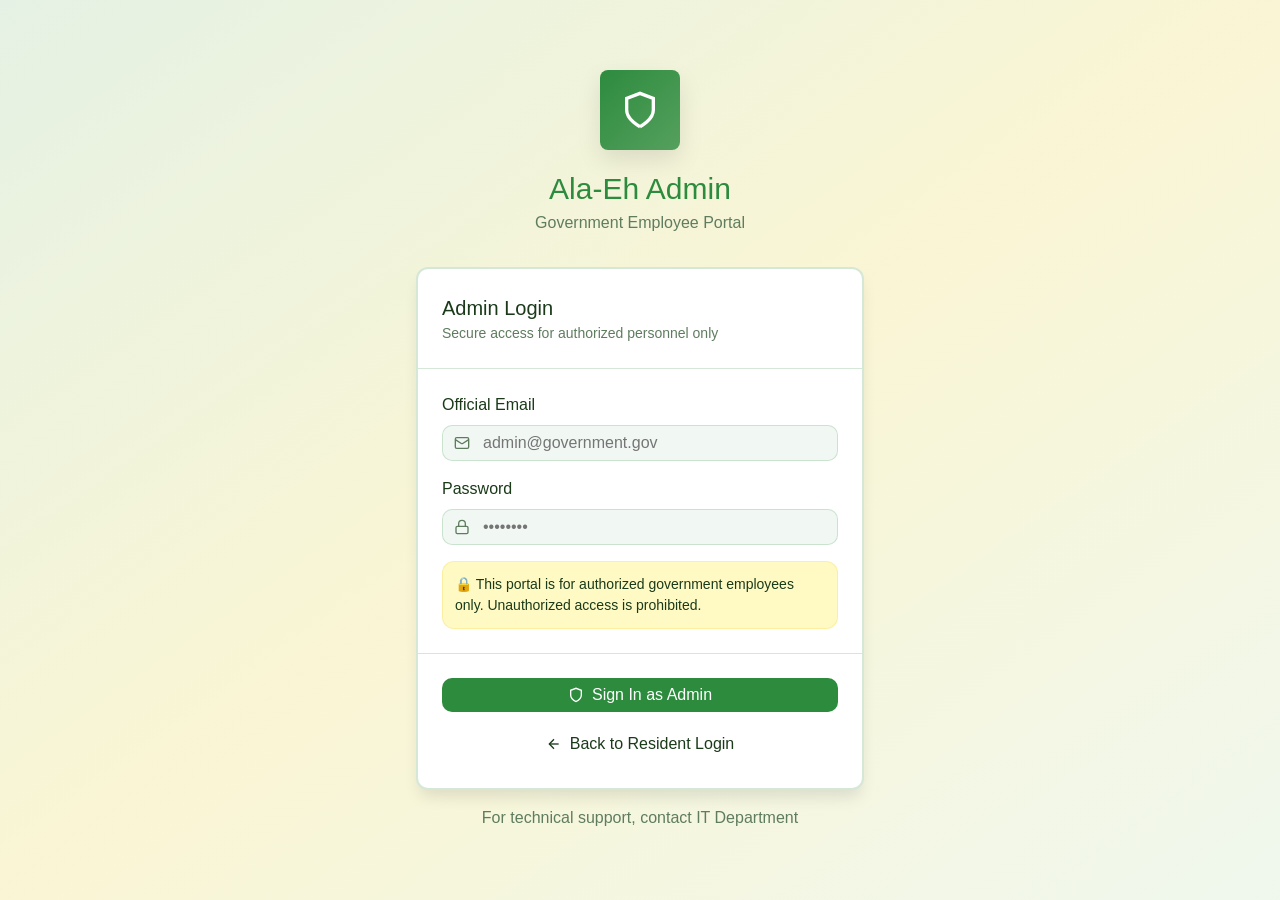
<file: archive/admin-login.html>
<!DOCTYPE html>
<html lang="en">
<head>
    <meta charset="UTF-8">
    <meta name="viewport" content="width=device-width, initial-scale=1.0">
    <title>Ala-Eh - Admin Login</title>
    <link rel="stylesheet" href="styles.css">
</head>
<body>
    <div class="min-h-screen bg-gradient flex items-center justify-center" style="padding: 1rem;">
        <div style="width: 100%; max-width: 28rem;">
            <!-- Logo and Title -->
            <div class="text-center mb-8">
                <div class="logo" style="width: 5rem; height: 5rem; display: inline-flex; margin-bottom: 1rem; box-shadow: 0 10px 25px rgba(0,0,0,0.1); background: linear-gradient(to bottom right, var(--primary), rgba(45, 139, 62, 0.8));">
                    <svg width="40" height="40" viewBox="0 0 24 24" fill="none" stroke="currentColor" stroke-width="2">
                        <path d="M12 22s8-4 8-10V5l-8-3-8 3v7c0 6 8 10 8 10"></path>
                    </svg>
                </div>
                <h1 style="color: var(--primary);">Ala-Eh Admin</h1>
                <p class="text-muted">Government Employee Portal</p>
            </div>

            <!-- Login Card -->
            <div class="card" style="border-color: rgba(45, 139, 62, 0.2);">
                <div class="card-header">
                    <div class="card-title">Admin Login</div>
                    <div class="card-description">Secure access for authorized personnel only</div>
                </div>
                <form action="admin-dashboard.html" method="post">
                    <div class="card-content space-y-4">
                        <div class="space-y-2">
                            <label class="label" for="admin-email">Official Email</label>
                            <div class="input-icon">
                                <svg width="16" height="16" viewBox="0 0 24 24" fill="none" stroke="currentColor" stroke-width="2">
                                    <rect x="2" y="4" width="20" height="16" rx="2"></rect>
                                    <path d="m22 7-8.97 5.7a1.94 1.94 0 0 1-2.06 0L2 7"></path>
                                </svg>
                                <input class="input" id="admin-email" type="email" name="email" placeholder="admin@government.gov" required>
                            </div>
                        </div>
                        <div class="space-y-2">
                            <label class="label" for="admin-password">Password</label>
                            <div class="input-icon">
                                <svg width="16" height="16" viewBox="0 0 24 24" fill="none" stroke="currentColor" stroke-width="2">
                                    <rect x="3" y="11" width="18" height="11" rx="2" ry="2"></rect>
                                    <path d="M7 11V7a5 5 0 0 1 10 0v4"></path>
                                </svg>
                                <input class="input" id="admin-password" type="password" name="password" placeholder="••••••••" required>
                            </div>
                        </div>
                        <div class="bg-accent p-3 rounded" style="border: 1px solid rgba(249, 216, 73, 0.3);">
                            <p class="text-sm">
                                🔒 This portal is for authorized government employees only. Unauthorized access is prohibited.
                            </p>
                        </div>
                    </div>
                    <div class="card-footer space-y-3">
                        <button type="submit" class="btn btn-primary btn-full">
                            <svg width="16" height="16" viewBox="0 0 24 24" fill="none" stroke="currentColor" stroke-width="2" style="margin-right: 0.5rem;">
                                <path d="M12 22s8-4 8-10V5l-8-3-8 3v7c0 6 8 10 8 10"></path>
                            </svg>
                            Sign In as Admin
                        </button>
                        <a href="resident-login.html" class="btn btn-ghost btn-full">
                            <svg width="16" height="16" viewBox="0 0 24 24" fill="none" stroke="currentColor" stroke-width="2" style="margin-right: 0.5rem;">
                                <path d="m12 19-7-7 7-7"></path>
                                <path d="M19 12H5"></path>
                            </svg>
                            Back to Resident Login
                        </a>
                    </div>
                </form>
            </div>

            <div class="text-center mt-4" style="font-size: 0.75rem; color: var(--muted-foreground);">
                <p>For technical support, contact IT Department</p>
            </div>
        </div>
    </div>
</body>
</html>
</file>
<file: index.css>
@import url('https://fonts.googleapis.com/css2?family=Poppins:wght@300;400;500;600;700&display=swap');

* {
    margin: 0;
    padding: 0;
    box-sizing: border-box;
}

:root {
    --primary: #ff6b35;
    --primary-dark: #e55a2b;
    --primary-light: #fff5f2;
    --secondary: #ffe8df;
    --text-dark: #1a1a1a;
    --text-gray: #666666;
    --text-light: #999999;
    --border: #e0e0e0;
    --white: #ffffff;
    --shadow: 0 2px 4px rgba(0, 0, 0, 0.08);
    --shadow-md: 0 4px 6px rgba(0, 0, 0, 0.1);
    --shadow-lg: 0 10px 30px rgba(0, 0, 0, 0.15);
}

body {
    font-family: 'Poppins', sans-serif;
    color: var(--text-dark);
    background: #f9fafb;
    line-height: 1.6;
}

.container {
    max-width: 1200px;
    margin: 0 auto;
    padding: 0 24px;
}

/* Header */
.header {
    background: var(--primary);
    color: white;
    padding: 16px 0;
    box-shadow: var(--shadow-md);
    position: sticky;
    top: 0;
    z-index: 1000;
}

.header-content {
    display: flex;
    justify-content: space-between;
    align-items: center;
}

.header-right {
    display: flex;
    align-items: center;
    gap: 16px;
}

.user-status {
    color: rgba(255, 255, 255, 0.9);
    font-size: 14px;
}

.logo {
    display: flex;
    align-items: center;
    gap: 12px;
}

.logo-icon {
    width: 32px;
    height: 32px;
    stroke-width: 2;
}

.logo-text {
    font-size: 24px;
    font-weight: 700;
    margin: 0;
}

/* Buttons */
.btn {
    display: inline-flex;
    align-items: center;
    gap: 8px;
    padding: 10px 24px;
    border-radius: 8px;
    font-weight: 600;
    text-decoration: none;
    transition: all 0.3s ease;
    cursor: pointer;
    border: 2px solid transparent;
    font-size: 14px;
    background: none;
}

.btn-icon {
    width: 18px;
    height: 18px;
    stroke-width: 2;
}

.btn-primary {
    background: var(--primary);
    color: white;
    border-color: var(--primary);
}

.btn-primary:hover {
    background: var(--primary-dark);
    border-color: var(--primary-dark);
    transform: translateY(-2px);
    box-shadow: var(--shadow-md);
}

.btn-outline {
    background: white;
    color: var(--primary);
    border-color: var(--border);
}

.btn-outline:hover {
    background: var(--primary-light);
    border-color: var(--primary);
}

.btn-large {
    padding: 14px 32px;
    font-size: 16px;
}

/* Progress Indicator */
.progress-container {
    background: white;
    border-bottom: 1px solid var(--border);
    padding: 24px 0;
}

.progress-steps {
    display: flex;
    align-items: center;
    justify-content: center;
    max-width: 600px;
    margin: 0 auto;
}

.progress-step {
    display: flex;
    flex-direction: column;
    align-items: center;
    gap: 8px;
}

.step-circle {
    width: 40px;
    height: 40px;
    border-radius: 50%;
    background: #e5e7eb;
    color: var(--text-gray);
    display: flex;
    align-items: center;
    justify-content: center;
    font-weight: 600;
    font-size: 14px;
    transition: all 0.3s ease;
}

.progress-step.active .step-circle {
    background: var(--primary);
    color: white;
}

.step-label {
    font-size: 12px;
    color: var(--text-gray);
    font-weight: 500;
}

.progress-step.active .step-label {
    color: var(--primary);
}

.progress-line {
    width: 80px;
    height: 2px;
    background: #e5e7eb;
    margin: 0 16px;
}

/* Main Content */
.main-content {
    padding: 48px 0;
}

.form-wrapper {
    max-width: 900px;
    margin: 0 auto;
    background: white;
    border-radius: 16px;
    box-shadow: var(--shadow-lg);
    padding: 48px;
}

.form-header {
    margin-bottom: 40px;
    text-align: center;
}

.form-title {
    font-size: 32px;
    font-weight: 700;
    color: var(--primary);
    margin-bottom: 12px;
}

.form-description {
    color: var(--text-gray);
    font-size: 16px;
}

/* Form Sections */
.form-section {
    margin-bottom: 40px;
    padding-bottom: 40px;
    border-bottom: 2px solid var(--border);
}

.form-section:last-of-type {
    border-bottom: none;
}

.section-title {
    display: flex;
    align-items: center;
    gap: 12px;
    font-size: 20px;
    font-weight: 600;
    color: var(--text-dark);
    margin-bottom: 24px;
}

.section-icon {
    width: 24px;
    height: 24px;
    stroke: var(--primary);
    stroke-width: 2;
}

/* Form Elements */
.form-row {
    display: grid;
    grid-template-columns: 1fr 1fr;
    gap: 24px;
    margin-bottom: 24px;
}

.form-group {
    margin-bottom: 24px;
}

.form-group label {
    display: block;
    font-weight: 600;
    color: var(--text-dark);
    margin-bottom: 8px;
    font-size: 14px;
}

.form-group input[type="text"],
.form-group select,
.form-group textarea {
    width: 100%;
    padding: 12px 16px;
    border: 2px solid var(--border);
    border-radius: 8px;
    font-size: 15px;
    font-family: inherit;
    transition: all 0.3s ease;
    background: white;
}

.form-group input[type="text"]:focus,
.form-group select:focus,
.form-group textarea:focus {
    outline: none;
    border-color: var(--primary);
    box-shadow: 0 0 0 3px rgba(255, 107, 53, 0.1);
}

.form-group select:disabled {
    background: #f3f4f6;
    color: var(--text-light);
    cursor: not-allowed;
}

.form-group textarea {
    resize: vertical;
    min-height: 120px;
}

.char-counter {
    text-align: right;
    font-size: 13px;
    color: var(--text-light);
    margin-top: 4px;
}

.field-hint {
    font-size: 13px;
    color: var(--text-gray);
    margin-top: 4px;
}

/* Upload Areas */
.upload-area {
    border: 2px dashed var(--border);
    border-radius: 12px;
    padding: 40px 20px;
    text-align: center;
    cursor: pointer;
    transition: all 0.3s ease;
    background: #fafafa;
}

.upload-area:hover {
    border-color: var(--primary);
    background: var(--primary-light);
}

.upload-area.upload-disabled {
    border-color: #e5e7eb !important;
    background: #f9fafb !important;
    cursor: not-allowed !important;
    opacity: 0.5;
}

.upload-area.upload-disabled:hover {
    border-color: #e5e7eb !important;
    background: #f9fafb !important;
}

.upload-icon {
    width: 48px;
    height: 48px;
    margin: 0 auto 16px;
    stroke: var(--text-gray);
    stroke-width: 2;
}

.upload-text {
    font-weight: 600;
    color: var(--text-dark);
    margin-bottom: 4px;
}

.upload-hint {
    font-size: 13px;
    color: var(--text-gray);
}

.upload-header {
    display: flex;
    justify-content: space-between;
    align-items: center;
    margin-bottom: 8px;
}

.upload-count {
    display: inline-block;
    background: #e5e7eb;
    color: #6b7280;
    padding: 2px 8px;
    border-radius: 12px;
    font-size: 12px;
    font-weight: 600;
    margin-left: 8px;
}

.upload-count.has-items {
    background: #d1fae5;
    color: #065f46;
}

.upload-count.is-full {
    background: #fee2e2;
    color: #991b1b;
}

.clear-all-btn {
    display: inline-flex;
    align-items: center;
    gap: 6px;
    padding: 6px 12px;
    background: #fee2e2;
    color: #991b1b;
    border: 1px solid #fecaca;
    border-radius: 6px;
    font-size: 13px;
    font-weight: 600;
    cursor: pointer;
    transition: all 0.2s ease;
}

.clear-all-btn:hover {
    background: #fecaca;
    transform: translateY(-1px);
}

.clear-all-btn .clear-icon {
    width: 14px;
    height: 14px;
    stroke-width: 2;
}

.clear-all-attachments {
    background: #dbeafe;
    color: #1e40af;
    border-color: #bfdbfe;
}

.clear-all-attachments:hover {
    background: #bfdbfe;
}

.upload-info {
    display: flex;
    align-items: center;
    gap: 8px;
    margin-top: 12px;
    padding: 10px 14px;
    background: #eff6ff;
    border: 1px solid #dbeafe;
    border-radius: 8px;
    font-size: 13px;
    color: #1e40af;
}

.upload-info .info-icon {
    width: 16px;
    height: 16px;
    stroke-width: 2;
    flex-shrink: 0;
}

.preview-grid {
    display: grid;
    grid-template-columns: repeat(auto-fill, minmax(120px, 1fr));
    gap: 12px;
    margin-top: 16px;
}

.preview-item {
    position: relative;
    border-radius: 8px;
    overflow: hidden;
    aspect-ratio: 1;
    border: 2px solid var(--border);
}

.preview-item img {
    width: 100%;
    height: 100%;
    object-fit: cover;
}

.preview-remove {
    position: absolute;
    top: 4px;
    right: 4px;
    width: 24px;
    height: 24px;
    background: rgba(239, 68, 68, 0.9);
    border: none;
    border-radius: 50%;
    color: white;
    cursor: pointer;
    display: flex;
    align-items: center;
    justify-content: center;
    font-size: 14px;
    transition: all 0.3s ease;
}

.preview-remove:hover {
    background: #dc2626;
    transform: scale(1.1);
}

.video-preview {
    margin-top: 16px;
    padding: 16px;
    background: var(--primary-light);
    border-radius: 8px;
    display: flex;
    align-items: center;
    justify-content: space-between;
    position: relative;
}

.video-preview .preview-remove {
    position: relative;
    top: auto;
    right: auto;
}

.video-info {
    display: flex;
    align-items: center;
    gap: 12px;
}

.video-icon {
    width: 40px;
    height: 40px;
    background: var(--primary);
    border-radius: 8px;
    display: flex;
    align-items: center;
    justify-content: center;
}

.video-icon svg {
    width: 20px;
    height: 20px;
    stroke: white;
    stroke-width: 2;
}

/* Notification Card */
.notification-card {
    background: var(--primary-light);
    border: 2px solid var(--secondary);
    border-radius: 12px;
    padding: 24px;
}

.checkbox-group {
    display: flex;
    flex-direction: column;
    gap: 16px;
    margin-bottom: 20px;
}

.checkbox-label {
    display: flex;
    align-items: flex-start;
    gap: 12px;
    cursor: pointer;
    padding: 16px;
    background: white;
    border-radius: 8px;
    border: 2px solid var(--border);
    transition: all 0.3s ease;
}

.checkbox-label:hover {
    border-color: var(--primary);
}

.checkbox-label input[type="checkbox"] {
    display: none;
}

.checkbox-custom {
    width: 20px;
    height: 20px;
    border: 2px solid var(--border);
    border-radius: 4px;
    flex-shrink: 0;
    margin-top: 2px;
    transition: all 0.3s ease;
    position: relative;
}

.checkbox-label input[type="checkbox"]:checked + .checkbox-custom {
    background: var(--primary);
    border-color: var(--primary);
}

.checkbox-label input[type="checkbox"]:checked + .checkbox-custom::after {
    content: '✓';
    position: absolute;
    top: 50%;
    left: 50%;
    transform: translate(-50%, -50%);
    color: white;
    font-size: 14px;
}

.checkbox-label input[type="checkbox"]:disabled + .checkbox-custom {
    background: #f3f4f6;
    border-color: #d1d5db;
    cursor: not-allowed;
}

.checkbox-text {
    display: flex;
    flex-direction: column;
    gap: 4px;
}

.checkbox-text strong {
    font-weight: 600;
    color: var(--text-dark);
    font-size: 14px;
}

.checkbox-text small {
    font-size: 13px;
    color: var(--text-gray);
}

.notification-notice {
    display: flex;
    gap: 12px;
    padding: 16px;
    background: white;
    border-radius: 8px;
    border-left: 4px solid var(--primary);
}

.notice-icon {
    width: 20px;
    height: 20px;
    stroke: var(--primary);
    stroke-width: 2;
    flex-shrink: 0;
}

.notification-notice p {
    font-size: 14px;
    color: var(--text-gray);
    margin: 0;
}

.link {
    color: var(--primary);
    text-decoration: none;
    font-weight: 600;
}

.link:hover {
    text-decoration: underline;
}

/* Form Actions */
.form-actions {
    display: flex;
    justify-content: flex-end;
    gap: 16px;
    margin-top: 40px;
    padding-top: 32px;
    border-top: 2px solid var(--border);
}

/* Responsive Design */
@media (max-width: 768px) {
    .form-wrapper {
        padding: 24px;
    }

    .form-title {
        font-size: 24px;
    }

    .form-row {
        grid-template-columns: 1fr;
        gap: 16px;
    }

    .progress-steps {
        max-width: 100%;
    }

    .step-label {
        display: none;
    }

    .progress-line {
        width: 40px;
        margin: 0 8px;
    }

    .form-actions {
        flex-direction: column-reverse;
    }

    .form-actions .btn {
        width: 100%;
        justify-content: center;
    }

    .preview-grid {
        grid-template-columns: repeat(auto-fill, minmax(100px, 1fr));
    }
}
</file>
<file: archive/styles.css>
/* Ala-Eh Main Styles */
:root {
  --background: #fafdf7;
  --foreground: #1a3a1a;
  --card: #ffffff;
  --card-foreground: #1a3a1a;
  --primary: #2d8b3e;
  --primary-foreground: #ffffff;
  --secondary: #f9d849;
  --secondary-foreground: #1a3a1a;
  --muted: #e8f5e9;
  --muted-foreground: #5f7c5f;
  --accent: #fff9c4;
  --accent-foreground: #1a3a1a;
  --destructive: #d32f2f;
  --destructive-foreground: #ffffff;
  --border: rgba(45, 139, 62, 0.2);
  --input-background: #f1f8f4;
  --radius: 0.75rem;
}

* {
  margin: 0;
  padding: 0;
  box-sizing: border-box;
}

body {
  font-family: -apple-system, BlinkMacSystemFont, 'Segoe UI', Roboto, Oxygen, Ubuntu, Cantarell, sans-serif;
  font-size: 16px;
  line-height: 1.5;
  color: var(--foreground);
  background: var(--background);
}

h1 {
  font-size: 1.875rem;
  font-weight: 500;
  line-height: 1.5;
  color: var(--primary);
}

h2 {
  font-size: 1.5rem;
  font-weight: 500;
  line-height: 1.5;
}

h3 {
  font-size: 1.125rem;
  font-weight: 500;
  line-height: 1.5;
}

p {
  font-size: 1rem;
  font-weight: 400;
  line-height: 1.5;
}

.links-white {
    color: #F2F2F2;
    text-decoration: none;
}

/* Layout */
.min-h-screen {
  min-height: 100vh;
}

.container {
  width: 100%;
  max-width: 1280px;
  margin: 0 auto;
  padding: 0 1rem;
}

.flex {
  display: flex;
}

.grid {
  display: grid;
}

.items-center {
  align-items: center;
}

.justify-center {
  justify-content: center;
}

.justify-between {
  justify-content: space-between;
}

.flex-col {
  flex-direction: column;
}

.gap-2 {
  gap: 0.5rem;
}

.gap-3 {
  gap: 0.75rem;
}

.gap-4 {
  gap: 1rem;
}

.gap-6 {
  gap: 1.5rem;
}

.space-y-2 > * + * {
  margin-top: 0.5rem;
}

.space-y-3 > * + * {
  margin-top: 0.75rem;
}

.space-y-4 > * + * {
  margin-top: 1rem;
}

/* Background Gradient */
.bg-gradient {
  background: linear-gradient(to bottom right, 
    rgba(45, 139, 62, 0.1), 
    rgba(249, 216, 73, 0.2), 
    rgba(45, 139, 62, 0.05));
}

/* Card */
.card {
  background: var(--card);
  border: 2px solid var(--border);
  border-radius: var(--radius);
  box-shadow: 0 10px 15px -3px rgba(0, 0, 0, 0.1);
}

.card-header {
  padding: 1.5rem;
  border-bottom: 1px solid var(--border);
}

.card-content {
  padding: 1.5rem;
}

.card-footer {
  padding: 1.5rem;
  border-top: 1px solid var(--border);
}

.card-title {
  font-size: 1.25rem;
  font-weight: 500;
}

.card-description {
  font-size: 0.875rem;
  color: var(--muted-foreground);
}

/* Button */
.btn {
  display: inline-flex;
  align-items: center;
  justify-content: center;
  padding: 0.5rem 1rem;
  font-size: 1rem;
  font-weight: 500;
  border-radius: calc(var(--radius) - 2px);
  border: none;
  cursor: pointer;
  transition: all 0.2s;
  text-decoration: none;
}

.btn-primary {
  background: var(--primary);
  color: var(--primary-foreground);
}

.btn-primary:hover {
  background: rgba(45, 139, 62, 0.9);
}

.btn-outline {
  background: transparent;
  border: 1px solid var(--border);
  color: var(--foreground);
}

.btn-outline:hover {
  background: var(--accent);
}

.btn-ghost {
  background: transparent;
  color: var(--foreground);
}

.btn-ghost:hover {
  background: var(--accent);
}

.btn-full {
  width: 100%;
}

.btn-icon {
  padding: 0.5rem;
  width: 2.5rem;
  height: 2.5rem;
}

/* Input */
.input {
  width: 100%;
  padding: 0.5rem 0.75rem;
  font-size: 1rem;
  background: var(--input-background);
  border: 1px solid var(--border);
  border-radius: calc(var(--radius) - 2px);
  outline: none;
}

.input:focus {
  border-color: var(--primary);
  box-shadow: 0 0 0 2px rgba(45, 139, 62, 0.2);
}

.input-icon {
  position: relative;
}

.input-icon input {
  padding-left: 2.5rem;
}

.input-icon svg {
  position: absolute;
  left: 0.75rem;
  top: 50%;
  transform: translateY(-50%);
  width: 1rem;
  height: 1rem;
  color: var(--muted-foreground);
}

/* Label */
.label {
  display: block;
  font-size: 1rem;
  font-weight: 500;
  margin-bottom: 0.5rem;
}

/* Textarea */
.textarea {
  width: 100%;
  padding: 0.5rem 0.75rem;
  font-size: 1rem;
  background: var(--input-background);
  border: 1px solid var(--border);
  border-radius: calc(var(--radius) - 2px);
  outline: none;
  resize: vertical;
  min-height: 100px;
  font-family: inherit;
}

.textarea:focus {
  border-color: var(--primary);
  box-shadow: 0 0 0 2px rgba(45, 139, 62, 0.2);
}

/* Select */
.select {
  width: 100%;
  padding: 0.5rem 0.75rem;
  font-size: 1rem;
  background: var(--input-background);
  border: 1px solid var(--border);
  border-radius: calc(var(--radius) - 2px);
  outline: none;
  cursor: pointer;
}

.select:focus {
  border-color: var(--primary);
  box-shadow: 0 0 0 2px rgba(45, 139, 62, 0.2);
}

/* Badge */
.badge {
  display: inline-flex;
  align-items: center;
  padding: 0.25rem 0.75rem;
  font-size: 0.75rem;
  border-radius: 9999px;
  border: 1px solid;
}

.badge-submitted {
  background: #dbeafe;
  color: #1e40af;
  border-color: #bfdbfe;
}

.badge-monitored {
  background: #fef3c7;
  color: #92400e;
  border-color: #fde68a;
}

.badge-in-progress {
  background: #f3e8ff;
  color: #6b21a8;
  border-color: #e9d5ff;
}

.badge-resolved {
  background: #d1fae5;
  color: #065f46;
  border-color: #a7f3d0;
}

.badge-declined {
  background: #fee2e2;
  color: #991b1b;
  border-color: #fecaca;
}

/* Header */
.header {
  background: white;
  border-bottom: 1px solid var(--border);
  box-shadow: 0 1px 3px rgba(0, 0, 0, 0.1);
  position: sticky;
  top: 0;
  z-index: 10;
}

.header-content {
  padding: 1rem;
}

/* Logo */
.logo {
  width: 2.5rem;
  height: 2.5rem;
  background: var(--primary);
  border-radius: 0.5rem;
  display: flex;
  align-items: center;
  justify-content: center;
  color: white;
}

/* Stats Card */
.stat-card {
  text-align: center;
  padding: 1.5rem 1rem;
}

.stat-number {
  font-size: 1.875rem;
  font-weight: 500;
  margin-bottom: 0.25rem;
}

.stat-label {
  font-size: 0.875rem;
  color: var(--muted-foreground);
}

/* Table */
.table-container {
  overflow-x: auto;
}

table {
  width: 100%;
  border-collapse: collapse;
}

th {
  text-align: left;
  padding: 0.75rem;
  font-weight: 500;
  border-bottom: 1px solid var(--border);
  background: var(--muted);
}

td {
  padding: 0.75rem;
  border-bottom: 1px solid var(--border);
}

tr:hover {
  background: rgba(45, 139, 62, 0.05);
}

/* Floating Action Button */
.fab {
  position: fixed;
  bottom: 1.5rem;
  right: 1.5rem;
  width: 3.5rem;
  height: 3.5rem;
  border-radius: 50%;
  background: var(--primary);
  color: white;
  border: none;
  box-shadow: 0 10px 25px rgba(0, 0, 0, 0.2);
  cursor: pointer;
  display: flex;
  align-items: center;
  justify-content: center;
  transition: all 0.2s;
}

.fab:hover {
  background: rgba(45, 139, 62, 0.9);
  transform: scale(1.05);
}

/* Utility Classes */
.text-center {
  text-align: center;
}

.text-right {
  text-align: right;
}

.text-sm {
  font-size: 0.875rem;
}

.text-xs {
  font-size: 0.75rem;
}

.text-muted {
  color: var(--muted-foreground);
}

.text-primary {
  color: var(--primary);
}

.text-destructive {
  color: var(--destructive);
}

.mb-2 {
  margin-bottom: 0.5rem;
}

.mb-3 {
  margin-bottom: 0.75rem;
}

.mb-4 {
  margin-bottom: 1rem;
}

.mb-6 {
  margin-bottom: 1.5rem;
}

.mb-8 {
  margin-bottom: 2rem;
}

.mt-2 {
  margin-top: 0.5rem;
}

.mt-4 {
  margin-top: 1rem;
}

.p-3 {
  padding: 0.75rem;
}

.p-4 {
  padding: 1rem;
}

.rounded {
  border-radius: var(--radius);
}

.rounded-full {
  border-radius: 9999px;
}

.shadow {
  box-shadow: 0 1px 3px rgba(0, 0, 0, 0.1);
}

.shadow-lg {
  box-shadow: 0 10px 15px -3px rgba(0, 0, 0, 0.1);
}

.border {
  border: 1px solid var(--border);
}

.border-2 {
  border: 2px solid var(--border);
}

.bg-white {
  background: white;
}

.bg-muted {
  background: var(--muted);
}

.bg-accent {
  background: var(--accent);
}

.bg-primary {
  background: var(--primary);
}

.hidden {
  display: none;
}

.block {
  display: block;
}

.relative {
  position: relative;
}

.absolute {
  position: absolute;
}

/* Responsive Grid */
@media (min-width: 768px) {
  .md\\:grid-cols-2 {
    grid-template-columns: repeat(2, 1fr);
  }
  
  .md\\:grid-cols-3 {
    grid-template-columns: repeat(3, 1fr);
  }
  
  .md\\:grid-cols-4 {
    grid-template-columns: repeat(4, 1fr);
  }
  
  .md\\:grid-cols-5 {
    grid-template-columns: repeat(5, 1fr);
  }
}

@media (min-width: 1024px) {
  .lg\\:grid-cols-3 {
    grid-template-columns: repeat(3, 1fr);
  }
}

/* Stepper */
.stepper {
  display: flex;
  justify-content: space-between;
  position: relative;
  margin-bottom: 2rem;
}

.stepper::before {
  content: '';
  position: absolute;
  top: 1.25rem;
  left: 0;
  right: 0;
  height: 4px;
  background: var(--muted);
  z-index: -1;
}

.stepper-step {
  display: flex;
  flex-direction: column;
  align-items: center;
}

.stepper-circle {
  width: 2.5rem;
  height: 2.5rem;
  border-radius: 50%;
  background: white;
  border: 2px solid var(--muted-foreground);
  display: flex;
  align-items: center;
  justify-content: center;
  font-weight: 500;
}

.stepper-circle.active {
  background: var(--primary);
  border-color: var(--primary);
  color: white;
}

.stepper-label {
  font-size: 0.75rem;
  margin-top: 0.5rem;
  color: var(--muted-foreground);
}

/* Checkbox */
.checkbox-wrapper {
  display: flex;
  align-items: center;
  gap: 0.5rem;
}

input[type="checkbox"] {
  width: 1rem;
  height: 1rem;
  cursor: pointer;
}

/* Error */
.error {
  color: var(--destructive);
  font-size: 0.875rem;
  margin-top: 0.25rem;
}

/* Success Message */
.success-modal {
  position: fixed;
  top: 0;
  left: 0;
  right: 0;
  bottom: 0;
  background: rgba(0, 0, 0, 0.5);
  display: flex;
  align-items: center;
  justify-content: center;
  z-index: 50;
}

.success-content {
  background: white;
  border-radius: var(--radius);
  padding: 2rem;
  max-width: 400px;
  width: 90%;
}

.success-icon {
  width: 4rem;
  height: 4rem;
  background: #d1fae5;
  border-radius: 50%;
  display: flex;
  align-items: center;
  justify-content: center;
  margin: 0 auto 1rem;
  color: #065f46;
  font-size: 2rem;
}

/* Navigation Tabs */
.nav-tabs {
  display: flex;
  gap: 0.25rem;
  border-bottom: 1px solid var(--border);
}

.nav-tab {
  padding: 0.75rem 1rem;
  background: transparent;
  border: none;
  border-bottom: 2px solid transparent;
  cursor: pointer;
  font-weight: 500;
  color: var(--foreground);
  display: flex;
  align-items: center;
  gap: 0.5rem;
}

.nav-tab.active {
  border-bottom-color: var(--primary);
  color: var(--primary);
}

.nav-tab:hover {
  background: var(--muted);
}
</file>
<file: sign_in.css>
@import url('https://fonts.googleapis.com/css2?family=Poppins:wght@300;400;500;600;700&display=swap');

* {
    margin: 0;
    padding: 0;
    box-sizing: border-box;
}

:root {
    --primary: #ff6b35;
    --primary-dark: #e55a2b;
    --primary-light: #fff5f2;
    --secondary: #ffe8df;
    --text-dark: #1a1a1a;
    --text-gray: #666666;
    --text-light: #999999;
    --border: #e0e0e0;
    --white: #ffffff;
    --shadow: 0 2px 4px rgba(0, 0, 0, 0.08);
    --shadow-md: 0 4px 6px rgba(0, 0, 0, 0.1);
    --shadow-lg: 0 10px 30px rgba(0, 0, 0, 0.15);
}

body {
    font-family: 'Poppins', sans-serif;
    color: var(--text-dark);
    background: linear-gradient(135deg, #fff5f2 0%, #ffffff 100%);
    min-height: 100vh;
    line-height: 1.6;
}

.ereklamo-logo {
  align-self: stretch;
  flex-shrink: 0;
  margin-top: 4px;
  height: 50px;
  position: relative;
  object-fit: cover;
}

.container {
    width: 700px;
    margin: 0 auto;
    padding: 0 24px;
}

/* Header */
.header {
    background: var(--primary);
    color: white;
    padding: 16px 0;
    box-shadow: var(--shadow-md);
}

.header-content {
    display: flex;
    justify-content: space-between;
    align-items: center;
}

.logo {
    display: flex;
    align-items: center;
    gap: 12px;
}

.logo-icon {
    width: 32px;
    height: 32px;
    stroke-width: 2;
}

.logo-text {
    font-size: 24px;
    font-weight: 700;
    margin: 0;
}

/* Buttons */
.btn {
    display: inline-flex;
    align-items: center;
    gap: 8px;
    padding: 12px 24px;
    border-radius: 8px;
    font-weight: 600;
    text-decoration: none;
    transition: all 0.3s ease;
    cursor: pointer;
    border: 2px solid transparent;
    font-size: 14px;
    background: none;
    justify-content: center;
}

.btn-icon {
    width: 18px;
    height: 18px;
    stroke-width: 2;
}

.btn-primary {
    background: var(--primary);
    color: white;
    border-color: var(--primary);
}

.btn-primary:hover {
    background: var(--primary-dark);
    border-color: var(--primary-dark);
    transform: translateY(-2px);
    box-shadow: var(--shadow-md);
}

.btn-outline {
    background: white;
    color: var(--primary);
    border-color: var(--border);
}

.btn-outline:hover {
    background: var(--primary-light);
    border-color: var(--primary);
}

.btn-full {
    width: 100%;
}

/* Main Content */
.main-content {
    padding: 48px 0;
    display: flex;
    align-items: center;
    justify-content: center;
    min-height: calc(100vh - 80px);
}

.auth-wrapper {
    width: 100%;
    max-width: 700px;
    margin: 0 auto;
}

.auth-card {
    background: white;
    border-radius: 20px;
    box-shadow: var(--shadow-lg);
    padding: 48px;
}

.auth-header {
    text-align: center;
    margin-bottom: 32px;
}

.auth-icon {
    width: 80px;
    height: 80px;
    background: linear-gradient(135deg, var(--primary) 0%, #ff8555 100%);
    border-radius: 50%;
    display: flex;
    align-items: center;
    justify-content: center;
    margin: 0 auto 24px;
}

.auth-icon svg {
    width: 40px;
    height: 40px;
    stroke: white;
    stroke-width: 2;
}

.auth-title {
    font-size: 28px;
    font-weight: 700;
    color: var(--text-dark);
    margin-bottom: 8px;
}

.auth-description {
    color: var(--text-gray);
    font-size: 15px;
}

/* Form */
.auth-form {
    margin-bottom: 24px;
}

.form-group {
    margin-bottom: 20px;
}

.form-group label {
    display: block;
    font-weight: 600;
    color: var(--text-dark);
    margin-bottom: 8px;
    font-size: 14px;
}

.input-wrapper {
    position: relative;
}

.input-icon {
    position: absolute;
    left: 14px;
    top: 50%;
    transform: translateY(-50%);
    width: 20px;
    height: 20px;
    stroke: var(--text-gray);
    stroke-width: 2;
    pointer-events: none;
}

.input-wrapper input {
    width: 100%;
    padding: 14px 14px 14px 44px;
    border: 2px solid var(--border);
    border-radius: 10px;
    font-size: 15px;
    font-family: inherit;
    transition: all 0.3s ease;
    background: white;
}

.input-wrapper input:focus {
    outline: none;
    border-color: var(--primary);
    box-shadow: 0 0 0 3px rgba(255, 107, 53, 0.1);
}

.password-toggle {
    position: absolute;
    right: 14px;
    top: 50%;
    transform: translateY(-50%);
    background: none;
    border: none;
    cursor: pointer;
    padding: 4px;
    display: flex;
    align-items: center;
    justify-content: center;
}

.password-toggle svg {
    width: 20px;
    height: 20px;
    stroke: var(--text-gray);
    stroke-width: 2;
    transition: stroke 0.3s;
}

.password-toggle:hover svg {
    stroke: var(--primary);
}

.form-options {
    display: flex;
    justify-content: space-between;
    align-items: center;
    margin-bottom: 24px;
    font-size: 14px;
}

.remember-me {
    display: flex;
    align-items: center;
    gap: 8px;
    cursor: pointer;
    color: var(--text-gray);
}

.remember-me input[type="checkbox"] {
    width: 18px;
    height: 18px;
    cursor: pointer;
}

.forgot-password {
    color: var(--primary);
    text-decoration: none;
    font-weight: 600;
}

.forgot-password:hover {
    text-decoration: underline;
}

/* Divider */
.auth-divider {
    position: relative;
    text-align: center;
    margin: 24px 0;
}

.auth-divider::before {
    content: '';
    position: absolute;
    top: 50%;
    left: 0;
    right: 0;
    height: 1px;
    background: var(--border);
}

.auth-divider span {
    position: relative;
    background: white;
    padding: 0 16px;
    color: var(--text-gray);
    font-size: 13px;
    font-weight: 600;
}

/* Footer */
.auth-footer {
    text-align: center;
    margin-top: 24px;
    padding-top: 24px;
    border-top: 1px solid var(--border);
}

.auth-footer p {
    color: var(--text-gray);
    font-size: 14px;
}

.auth-footer a {
    color: var(--primary);
    text-decoration: none;
    font-weight: 600;
}

.auth-footer a:hover {
    text-decoration: underline;
}

/* Demo Credentials */
.demo-credentials {
    margin-top: 24px;
    padding: 16px;
    background: var(--primary-light);
    border-radius: 10px;
    border-left: 4px solid var(--primary);
    display: flex;
    gap: 12px;
}

.demo-icon {
    width: 24px;
    height: 24px;
    stroke: var(--primary);
    stroke-width: 2;
    flex-shrink: 0;
}

.demo-credentials strong {
    display: block;
    color: var(--text-dark);
    font-size: 14px;
    margin-bottom: 4px;
}

.demo-credentials p {
    font-size: 13px;
    color: var(--text-gray);
    margin: 2px 0;
}

/* Responsive */
@media (max-width: 768px) {
    .auth-card {
        padding: 32px 24px;
    }

    .auth-title {
        font-size: 24px;
    }

    .form-options {
        flex-direction: column;
        gap: 12px;
        align-items: flex-start;
    }
}
</file>
<file: sign_up.css>
@import url('https://fonts.googleapis.com/css2?family=Poppins:wght@300;400;500;600;700&display=swap');

* {
    margin: 0;
    padding: 0;
    box-sizing: border-box;
}

:root {
    --primary: #ff6b35;
    --primary-dark: #e55a2b;
    --primary-light: #fff5f2;
    --secondary: #ffe8df;
    --text-dark: #1a1a1a;
    --text-gray: #666666;
    --text-light: #999999;
    --border: #e0e0e0;
    --white: #ffffff;
    --shadow: 0 2px 4px rgba(0, 0, 0, 0.08);
    --shadow-md: 0 4px 6px rgba(0, 0, 0, 0.1);
    --shadow-lg: 0 10px 30px rgba(0, 0, 0, 0.15);
}

body {
    font-family: 'Poppins', sans-serif;
    color: var(--text-dark);
    background: linear-gradient(135deg, #fff5f2 0%, #ffffff 100%);
    min-height: 100vh;
    line-height: 1.6;
}

.container {
    max-width: 1200px;
    margin: 0 auto;
    padding: 0 24px;
}

/* Header */
.header {
    background: var(--primary);
    color: white;
    padding: 16px 0;
    box-shadow: var(--shadow-md);
}

.header-content {
    display: flex;
    justify-content: space-between;
    align-items: center;
}

.logo {
    display: flex;
    align-items: center;
    gap: 12px;
}

.logo-icon {
    width: 32px;
    height: 32px;
    stroke-width: 2;
}

.logo-text {
    font-size: 24px;
    font-weight: 700;
    margin: 0;
}

/* Buttons */
.btn {
    display: inline-flex;
    align-items: center;
    gap: 8px;
    padding: 12px 24px;
    border-radius: 8px;
    font-weight: 600;
    text-decoration: none;
    transition: all 0.3s ease;
    cursor: pointer;
    border: 2px solid transparent;
    font-size: 14px;
    background: none;
    justify-content: center;
}

.btn-icon {
    width: 18px;
    height: 18px;
    stroke-width: 2;
}

.btn-primary {
    background: var(--primary);
    color: white;
    border-color: var(--primary);
}

.btn-primary:hover {
    background: var(--primary-dark);
    border-color: var(--primary-dark);
    transform: translateY(-2px);
    box-shadow: var(--shadow-md);
}

.btn-outline {
    background: white;
    color: var(--primary);
    border-color: var(--border);
}

.btn-outline:hover {
    background: var(--primary-light);
    border-color: var(--primary);
}

.btn-full {
    width: 100%;
}

/* Main Content */
.main-content {
    padding: 48px 0;
    display: flex;
    align-items: center;
    justify-content: center;
    min-height: calc(100vh - 80px);
}

.auth-wrapper {
    c
    max-width: 780px;
    width: 780px;
    margin: 0 auto;
}

.auth-card {
    background: white;
    border-radius: 20px;
    box-shadow: var(--shadow-lg);
    padding: 48px;
}

.auth-header {
    text-align: center;
    margin-bottom: 32px;
}

.auth-icon {
    width: 80px;
    height: 80px;
    background: linear-gradient(135deg, var(--primary) 0%, #ff8555 100%);
    border-radius: 50%;
    display: flex;
    align-items: center;
    justify-content: center;
    margin: 0 auto 24px;
}

.auth-icon svg {
    width: 40px;
    height: 40px;
    stroke: white;
    stroke-width: 2;
}

.auth-title {
    font-size: 28px;
    font-weight: 700;
    color: var(--text-dark);
    margin-bottom: 8px;
}

.auth-description {
    color: var(--text-gray);
    font-size: 15px;
}

/* Form */
.auth-form {
    margin-bottom: 24px;
}

.form-row {
    display: grid;
    grid-template-columns: 1fr 1fr;
    gap: 16px;
}

.form-group {
    margin-bottom: 20px;
}

.form-group label {
    display: block;
    font-weight: 600;
    color: var(--text-dark);
    margin-bottom: 8px;
    font-size: 14px;
}

.form-group input[type="text"],
.form-group select {
    width: 100%;
    padding: 14px 16px;
    border: 2px solid var(--border);
    border-radius: 10px;
    font-size: 15px;
    font-family: inherit;
    transition: all 0.3s ease;
    background: white;
}

.form-group input[type="email"],
.form-group input[type="tel"],
.form-group select {
    width: 100%;
    padding: 14px 16px;
    padding-left: 44px;
    border: 2px solid var(--border);
    border-radius: 10px;
    font-size: 15px;
    font-family: inherit;
    transition: all 0.3s ease;
    background: white;
}

.form-group select {
    appearance: none;
    background-image: url("data:image/svg+xml,%3Csvg xmlns='http://www.w3.org/2000/svg' width='20' height='20' viewBox='0 0 24 24' fill='none' stroke='%23666666' stroke-width='2' stroke-linecap='round' stroke-linejoin='round'%3E%3Cpolyline points='6 9 12 15 18 9'%3E%3C/polyline%3E%3C/svg%3E");
    background-repeat: no-repeat;
    background-position: right 12px center;
    padding-right: 40px;
    cursor: pointer;
}

.form-group select:disabled {
    background-color: #f5f5f5;
    cursor: not-allowed;
    color: var(--text-light);
}

.form-group input:focus,
.form-group select:focus {
    outline: none;
    border-color: var(--primary);
    box-shadow: 0 0 0 3px rgba(255, 107, 53, 0.1);
}

.input-wrapper {
    position: relative;
}

.input-icon {
    position: absolute;
    left: 14px;
    top: 50%;
    transform: translateY(-50%);
    width: 20px;
    height: 20px;
    stroke: var(--text-gray);
    stroke-width: 2;
    pointer-events: none;
}

.input-wrapper input {
    width: 100%;
    padding: 14px 44px 14px 44px;
    border: 2px solid var(--border);
    border-radius: 10px;
    font-size: 15px;
    font-family: inherit;
    transition: all 0.3s ease;
    background: white;
}

.input-wrapper input:focus {
    outline: none;
    border-color: var(--primary);
    box-shadow: 0 0 0 3px rgba(255, 107, 53, 0.1);
}

.password-toggle {
    position: absolute;
    right: 14px;
    top: 50%;
    transform: translateY(-50%);
    background: none;
    border: none;
    cursor: pointer;
    padding: 4px;
    display: flex;
    align-items: center;
    justify-content: center;
}

.password-toggle svg {
    width: 20px;
    height: 20px;
    stroke: var(--text-gray);
    stroke-width: 2;
    transition: stroke 0.3s;
}

.password-toggle:hover svg {
    stroke: var(--primary);
}

.field-hint {
    font-size: 13px;
    color: var(--text-gray);
    margin-top: 4px;
}

.password-strength {
    margin-top: 8px;
    height: 4px;
    background: #e5e7eb;
    border-radius: 2px;
    overflow: hidden;
}

.password-strength::after {
    content: '';
    display: block;
    height: 100%;
    transition: all 0.3s ease;
}

.password-strength.weak::after {
    width: 33%;
    background: #ef4444;
}

.password-strength.medium::after {
    width: 66%;
    background: #f59e0b;
}

.password-strength.strong::after {
    width: 100%;
    background: #10b981;
}

.address-section {
    background: var(--primary-light);
    border: 2px solid var(--secondary);
    border-radius: 12px;
    padding: 24px;
    margin-bottom: 24px;
}

.section-title {
    font-size: 16px;
    font-weight: 600;
    color: var(--text-dark);
    margin-bottom: 20px;
    display: flex;
    align-items: center;
    gap: 8px;
}

.section-title::before {
    content: '';
    display: inline-block;
    width: 4px;
    height: 20px;
    background: var(--primary);
    border-radius: 2px;
}

.checkbox-wrapper {
    margin-bottom: 24px;
}

.checkbox-label {
    display: flex;
    align-items: flex-start;
    gap: 10px;
    font-size: 14px;
    color: var(--text-gray);
    cursor: pointer;
    user-select: none;
}

.checkbox-label input[type="checkbox"] {
    width: 18px;
    height: 18px;
    min-width: 18px;
    cursor: pointer;
    margin-top: 2px;
    accent-color: var(--primary);
}

.checkbox-text {
    line-height: 1.5;
}

.checkbox-label a {
    color: var(--primary);
    text-decoration: none;
    font-weight: 600;
}

.checkbox-label a:hover {
    text-decoration: underline;
}

/* Footer */
.auth-footer {
    text-align: center;
    margin-top: 24px;
    padding-top: 24px;
    border-top: 1px solid var(--border);
}

.auth-footer p {
    color: var(--text-gray);
    font-size: 14px;
}

.auth-footer a {
    color: var(--primary);
    text-decoration: none;
    font-weight: 600;
}

.auth-footer a:hover {
    text-decoration: underline;
}

/* Responsive */
@media (max-width: 768px) {
    .auth-card {
        padding: 32px 24px;
    }

    .auth-title {
        font-size: 24px;
    }

    .form-row {
        grid-template-columns: 1fr;
    }
}
</file>
<file: tracking_page.css>
@import url('https://fonts.googleapis.com/css2?family=Poppins:wght@300;400;500;600;700&display=swap');

* {
    margin: 0;
    padding: 0;
    box-sizing: border-box;
}

:root {
    --primary: #ff6b35;
    --primary-dark: #e55a2b;
    --primary-light: #fff5f2;
    --success: #10b981;
    --text-dark: #1a1a1a;
    --text-gray: #666666;
    --border: #e0e0e0;
    --shadow-md: 0 4px 6px rgba(0, 0, 0, 0.1);
    --shadow-lg: 0 10px 30px rgba(0, 0, 0, 0.15);
}

body {
    font-family: 'Poppins', sans-serif;
    color: var(--text-dark);
    background: linear-gradient(135deg, #fff5f2 0%, #ffffff 100%);
    min-height: 100vh;
}

.container {
    max-width: 1200px;
    margin: 0 auto;
    padding: 0 24px;
}

/* Header */
.header {
    background: var(--primary);
    color: white;
    padding: 16px 0;
    box-shadow: var(--shadow-md);
}

.header-content {
    display: flex;
    justify-content: space-between;
    align-items: center;
}

.logo {
    display: flex;
    align-items: center;
    gap: 12px;
}

.logo-icon {
    width: 32px;
    height: 32px;
    stroke-width: 2;
}

.logo-text {
    font-size: 24px;
    font-weight: 700;
    margin: 0;
}

/* Main Content */
.main-content {
    padding: 48px 0;
    min-height: calc(100vh - 80px);
    display: flex;
    align-items: center;
}

.success-wrapper {
    max-width: 800px;
    margin: 0 auto;
    width: 100%;
}

/* Success Animation */
.success-animation {
    text-align: center;
    margin-bottom: 32px;
}

.checkmark-circle {
    display: inline-block;
}

.checkmark {
    width: 100px;
    height: 100px;
    border-radius: 50%;
    display: block;
    stroke-width: 2;
    stroke: var(--success);
    stroke-miterlimit: 10;
    animation: scale .3s ease-in-out .6s both;
}

.checkmark-circle-bg {
    stroke: none;
    fill: var(--success);
    opacity: 0;
    animation: fadeIn 0.3s ease-in-out 0.2s forwards;
}

.checkmark-check {
    transform-origin: 50% 50%;
    stroke-dasharray: 48;
    stroke-dashoffset: 48;
    stroke: white;
    stroke-width: 4;
    stroke-linecap: round;
    stroke-linejoin: round;
    animation: stroke 0.3s cubic-bezier(0.65, 0, 0.45, 1) 0.5s forwards;
}

@keyframes stroke {
    100% {
        stroke-dashoffset: 0;
    }
}

@keyframes scale {
    0%, 100% {
        transform: none;
    }
    50% {
        transform: scale3d(1.1, 1.1, 1);
    }
}

@keyframes fadeIn {
    0% {
        opacity: 0;
        transform: scale(0.8);
    }
    100% {
        opacity: 1;
        transform: scale(1);
    }
}

/* Success Card */
.success-card {
    background: white;
    border-radius: 20px;
    box-shadow: var(--shadow-lg);
    padding: 48px;
}

.success-title {
    font-size: 32px;
    font-weight: 700;
    color: var(--text-dark);
    text-align: center;
    margin-bottom: 16px;
}

.success-description {
    text-align: center;
    color: var(--text-gray);
    font-size: 16px;
    line-height: 1.6;
    margin-bottom: 40px;
}

/* Tracking Container */
.tracking-container {
    background: linear-gradient(135deg, var(--primary-light) 0%, #ffe8df 100%);
    border: 2px solid var(--primary);
    border-radius: 16px;
    padding: 32px;
    margin-bottom: 40px;
    text-align: center;
}

.tracking-label {
    color: var(--text-gray);
    font-size: 14px;
    font-weight: 600;
    margin-bottom: 12px;
    text-transform: uppercase;
    letter-spacing: 1px;
}

.tracking-number-box {
    display: flex;
    align-items: center;
    justify-content: center;
    gap: 16px;
}

.tracking-number {
    font-size: 36px;
    font-weight: 700;
    color: var(--primary);
    letter-spacing: 2px;
    font-family: 'Courier New', monospace;
}

.copy-button {
    background: var(--primary);
    border: none;
    border-radius: 8px;
    width: 40px;
    height: 40px;
    display: flex;
    align-items: center;
    justify-content: center;
    cursor: pointer;
    transition: all 0.3s ease;
}

.copy-button:hover {
    background: var(--primary-dark);
    transform: scale(1.1);
}

.copy-button svg {
    width: 20px;
    height: 20px;
    stroke: white;
    stroke-width: 2;
}

/* Next Steps */
.next-steps {
    background: #f9fafb;
    border-radius: 12px;
    padding: 28px;
    margin-bottom: 32px;
}

.next-steps-title {
    display: flex;
    align-items: center;
    gap: 12px;
    font-size: 20px;
    font-weight: 600;
    color: var(--text-dark);
    margin-bottom: 20px;
}

.title-icon {
    width: 24px;
    height: 24px;
    stroke: var(--primary);
    stroke-width: 2;
}

.steps-list {
    list-style: none;
}

.steps-list li {
    display: flex;
    align-items: flex-start;
    gap: 12px;
    margin-bottom: 16px;
    color: var(--text-gray);
    line-height: 1.6;
}

.steps-list li:last-child {
    margin-bottom: 0;
}

.step-icon {
    width: 20px;
    height: 20px;
    stroke: var(--success);
    stroke-width: 2.5;
    flex-shrink: 0;
    margin-top: 2px;
}

/* Timeline Preview */
.timeline-preview {
    margin-bottom: 40px;
}

.timeline-title {
    font-size: 18px;
    font-weight: 600;
    color: var(--text-dark);
    margin-bottom: 24px;
}

.timeline {
    position: relative;
}

.timeline::before {
    content: '';
    position: absolute;
    left: 15px;
    top: 24px;
    bottom: 24px;
    width: 2px;
    background: var(--border);
}

.timeline-item {
    display: flex;
    gap: 20px;
    margin-bottom: 24px;
    position: relative;
}

.timeline-item:last-child {
    margin-bottom: 0;
}

.timeline-marker {
    width: 32px;
    height: 32px;
    border-radius: 50%;
    background: #e5e7eb;
    display: flex;
    align-items: center;
    justify-content: center;
    flex-shrink: 0;
    position: relative;
    z-index: 1;
}

.timeline-item.active .timeline-marker {
    background: var(--success);
}

.timeline-marker svg {
    width: 16px;
    height: 16px;
    stroke: white;
    stroke-width: 3;
}

.marker-dot {
    width: 12px;
    height: 12px;
    border-radius: 50%;
    background: white;
}

.timeline-content {
    display: flex;
    flex-direction: column;
    padding-top: 4px;
}

.timeline-content strong {
    color: var(--text-dark);
    font-size: 15px;
    font-weight: 600;
    margin-bottom: 2px;
}

.timeline-content span {
    color: var(--text-gray);
    font-size: 13px;
}

.timeline-item.active .timeline-content strong {
    color: var(--success);
}

/* Buttons */
.btn {
    display: inline-flex;
    align-items: center;
    gap: 8px;
    padding: 14px 28px;
    border-radius: 10px;
    font-weight: 600;
    text-decoration: none;
    transition: all 0.3s ease;
    cursor: pointer;
    border: 2px solid transparent;
    font-size: 15px;
    background: none;
    justify-content: center;
}

.btn-icon {
    width: 18px;
    height: 18px;
    stroke-width: 2;
}

.btn-primary {
    background: var(--primary);
    color: white;
    border-color: var(--primary);
}

.btn-primary:hover {
    background: var(--primary-dark);
    transform: translateY(-2px);
    box-shadow: var(--shadow-md);
}

.btn-outline {
    background: white;
    color: var(--primary);
    border-color: var(--border);
}

.btn-outline:hover {
    background: var(--primary-light);
    border-color: var(--primary);
}

.action-buttons {
    display: flex;
    gap: 16px;
    margin-bottom: 32px;
}

/* Info Box */
.info-box {
    display: flex;
    gap: 16px;
    padding: 20px;
    background: #eff6ff;
    border-radius: 12px;
    border-left: 4px solid #3b82f6;
}

.info-icon {
    width: 24px;
    height: 24px;
    stroke: #3b82f6;
    stroke-width: 2;
    flex-shrink: 0;
}

.info-box p {
    color: var(--text-gray);
    font-size: 14px;
    line-height: 1.6;
}

.info-box strong {
    color: var(--text-dark);
    display: block;
    margin-bottom: 4px;
}

/* Responsive */
@media (max-width: 768px) {
    .success-card {
        padding: 32px 24px;
    }

    .success-title {
        font-size: 24px;
    }

    .tracking-number {
        font-size: 24px;
    }

    .action-buttons {
        flex-direction: column;
    }

    .btn {
        width: 100%;
    }
}
</file>
<file: user_dashboard.css>
* {
    margin: 0;
    padding: 0;
    box-sizing: border-box;
}

:root {
    --primary: #ff6b35;
    --primary-dark: #e55a2b;
    --primary-light: #fff5f2;
    --secondary: #ffe8df;
    --text-dark: #1a1a1a;
    --text-gray: #6b7280;
    --border: #e5e7eb;
    --bg-gray: #f9fafb;
    --white: #ffffff;
    --success: #10b981;
    --warning: #f59e0b;
    --danger: #ef4444;
    --info: #3b82f6;
}

body {
    font-family: 'Poppins', sans-serif;
    background: var(--bg-gray);
    color: var(--text-dark);
    line-height: 1.6;
}

.container {
    max-width: 1280px;
    margin: 0 auto;
    padding: 0 24px;
}

/* Header */
.header {
    background: var(--primary);
    color: var(--white);
    padding: 16px 0;
    box-shadow: 0 4px 6px rgba(0, 0, 0, 0.1);
    position: sticky;
    top: 0;
    z-index: 100;
}

.header-content {
    display: flex;
    justify-content: space-between;
    align-items: center;
}

.logo {
    display: flex;
    align-items: center;
    gap: 12px;
}

.logo-icon {
    width: 32px;
    height: 32px;
    stroke-width: 2;
}

.logo-text {
    font-size: 24px;
    font-weight: 600;
    color: var(--white);
}

.nav {
    display: flex;
    align-items: center;
    gap: 16px;
}

.user-email {
    font-size: 14px;
    color: rgba(255, 255, 255, 0.9);
}

/* Buttons */
.btn {
    padding: 10px 20px;
    border-radius: 8px;
    font-weight: 500;
    font-size: 14px;
    text-decoration: none;
    cursor: pointer;
    border: 2px solid transparent;
    transition: all 0.3s ease;
    display: inline-flex;
    align-items: center;
    gap: 8px;
}

.btn-primary {
    background: var(--primary);
    color: var(--white);
    border-color: var(--primary);
}

.btn-primary:hover {
    background: var(--primary-dark);
    border-color: var(--primary-dark);
}

.btn-outline-white {
    background: transparent;
    color: var(--white);
    border-color: var(--white);
}

.btn-outline-white:hover {
    background: rgba(255, 255, 255, 0.1);
}

.btn-outline {
    background: transparent;
    color: var(--primary);
    border-color: var(--primary);
}

.btn-outline:hover {
    background: var(--primary-light);
}

.btn-icon {
    width: 18px;
    height: 18px;
    stroke-width: 2;
}

/* Main Content */
.main-content {
    padding: 32px 0;
}

.welcome-section {
    margin-bottom: 32px;
}

.welcome-section h2 {
    font-size: 28px;
    font-weight: 600;
    color: var(--primary);
    margin-bottom: 8px;
}

.welcome-section p {
    color: var(--text-gray);
    font-size: 16px;
}

/* Actions Bar */
.actions-bar {
    display: flex;
    gap: 16px;
    margin-bottom: 24px;
    flex-wrap: wrap;
    align-items: center;
}

.search-container {
    flex: 1;
    min-width: 300px;
    position: relative;
}

.search-icon {
    position: absolute;
    left: 12px;
    top: 50%;
    transform: translateY(-50%);
    width: 20px;
    height: 20px;
    stroke: var(--text-gray);
    stroke-width: 2;
}

.search-input {
    width: 100%;
    padding: 12px 12px 12px 44px;
    border: 2px solid var(--border);
    border-radius: 8px;
    font-size: 14px;
    font-family: 'Poppins', sans-serif;
    background: var(--white);
}

.search-input:focus {
    outline: none;
    border-color: var(--primary);
}

.filter-group {
    display: flex;
    gap: 12px;
    flex-wrap: wrap;
}

.filter-select {
    padding: 12px 16px;
    border: 2px solid var(--border);
    border-radius: 8px;
    font-size: 14px;
    font-family: 'Poppins', sans-serif;
    background: var(--white);
    cursor: pointer;
    min-width: 150px;
    font-weight: 500;
    color: var(--text-dark);
    transition: all 0.3s ease;
}

.filter-select:hover {
    border-color: var(--primary);
}

.filter-select:focus {
    outline: none;
    border-color: var(--primary);
    box-shadow: 0 0 0 3px var(--primary-light);
}

/* Complaints List */
.complaints-list {
    display: flex;
    flex-direction: column;
    gap: 16px;
}

.complaint-card {
    background: var(--white);
    border-radius: 12px;
    padding: 24px;
    box-shadow: 0 1px 3px rgba(0, 0, 0, 0.1);
    transition: box-shadow 0.3s ease;
}

.complaint-card:hover {
    box-shadow: 0 4px 12px rgba(0, 0, 0, 0.15);
}

.complaint-header {
    display: flex;
    align-items: flex-start;
    gap: 12px;
    margin-bottom: 16px;
}

.complaint-icon {
    background: var(--primary-light);
    padding: 10px;
    border-radius: 8px;
    flex-shrink: 0;
}

.complaint-icon svg {
    width: 20px;
    height: 20px;
    stroke: var(--primary);
    stroke-width: 2;
}

.complaint-info {
    flex: 1;
}

.complaint-title {
    display: flex;
    align-items: center;
    gap: 12px;
    flex-wrap: wrap;
    margin-bottom: 8px;
}

.tracking-number {
    font-size: 18px;
    font-weight: 600;
    color: var(--primary);
}

.status-badge {
    padding: 4px 12px;
    border-radius: 6px;
    font-size: 12px;
    font-weight: 500;
    border: 1px solid;
}

.status-pending {
    background: #fef3c7;
    color: #92400e;
    border-color: #fde68a;
}

.status-in-progress {
    background: #dbeafe;
    color: #1e40af;
    border-color: #bfdbfe;
}

.status-resolved {
    background: #d1fae5;
    color: #065f46;
    border-color: #a7f3d0;
}

.status-rejected {
    background: #fee2e2;
    color: #991b1b;
    border-color: #fecaca;
}

.complaint-meta {
    font-size: 14px;
    color: var(--text-gray);
    margin-bottom: 12px;
}

.complaint-description {
    color: var(--text-dark);
    margin-bottom: 16px;
    line-height: 1.6;
    display: -webkit-box;
    -webkit-line-clamp: 2;
    -webkit-box-orient: vertical;
    overflow: hidden;
}

.complaint-details {
    display: flex;
    flex-wrap: wrap;
    gap: 16px;
    font-size: 14px;
    color: var(--text-gray);
}

.detail-item {
    display: flex;
    align-items: center;
    gap: 6px;
}

.detail-item svg {
    width: 16px;
    height: 16px;
    stroke-width: 2;
}

.complaint-actions {
    margin-top: 16px;
    padding-top: 16px;
    border-top: 1px solid var(--border);
    display: flex;
    justify-content: flex-end;
}

/* Empty State */
.empty-state {
    background: var(--white);
    border-radius: 12px;
    padding: 64px 32px;
    text-align: center;
}

.empty-icon {
    width: 64px;
    height: 64px;
    stroke: #d1d5db;
    stroke-width: 1.5;
    margin: 0 auto 24px;
}

.empty-state h3 {
    font-size: 20px;
    font-weight: 600;
    color: var(--text-gray);
    margin-bottom: 8px;
}

.empty-state p {
    color: var(--text-gray);
    margin-bottom: 24px;
}

/* Responsive */
@media (max-width: 768px) {
    .header-content {
        flex-direction: column;
        gap: 16px;
    }

    .nav {
        flex-direction: column;
        width: 100%;
        gap: 8px;
    }

    .user-email {
        order: -1;
    }

    .actions-bar {
        flex-direction: column;
    }

    .search-container {
        min-width: 100%;
    }

    .filter-group {
        flex-direction: column;
        width: 100%;
    }

    .filter-select {
        width: 100%;
        min-width: 100%;
    }

    .btn {
        width: 100%;
        justify-content: center;
    }

    .complaint-card {
        padding: 16px;
    }

    .complaint-actions {
        justify-content: stretch;
    }

    .complaint-actions .btn {
        width: 100%;
    }
}
</file>
